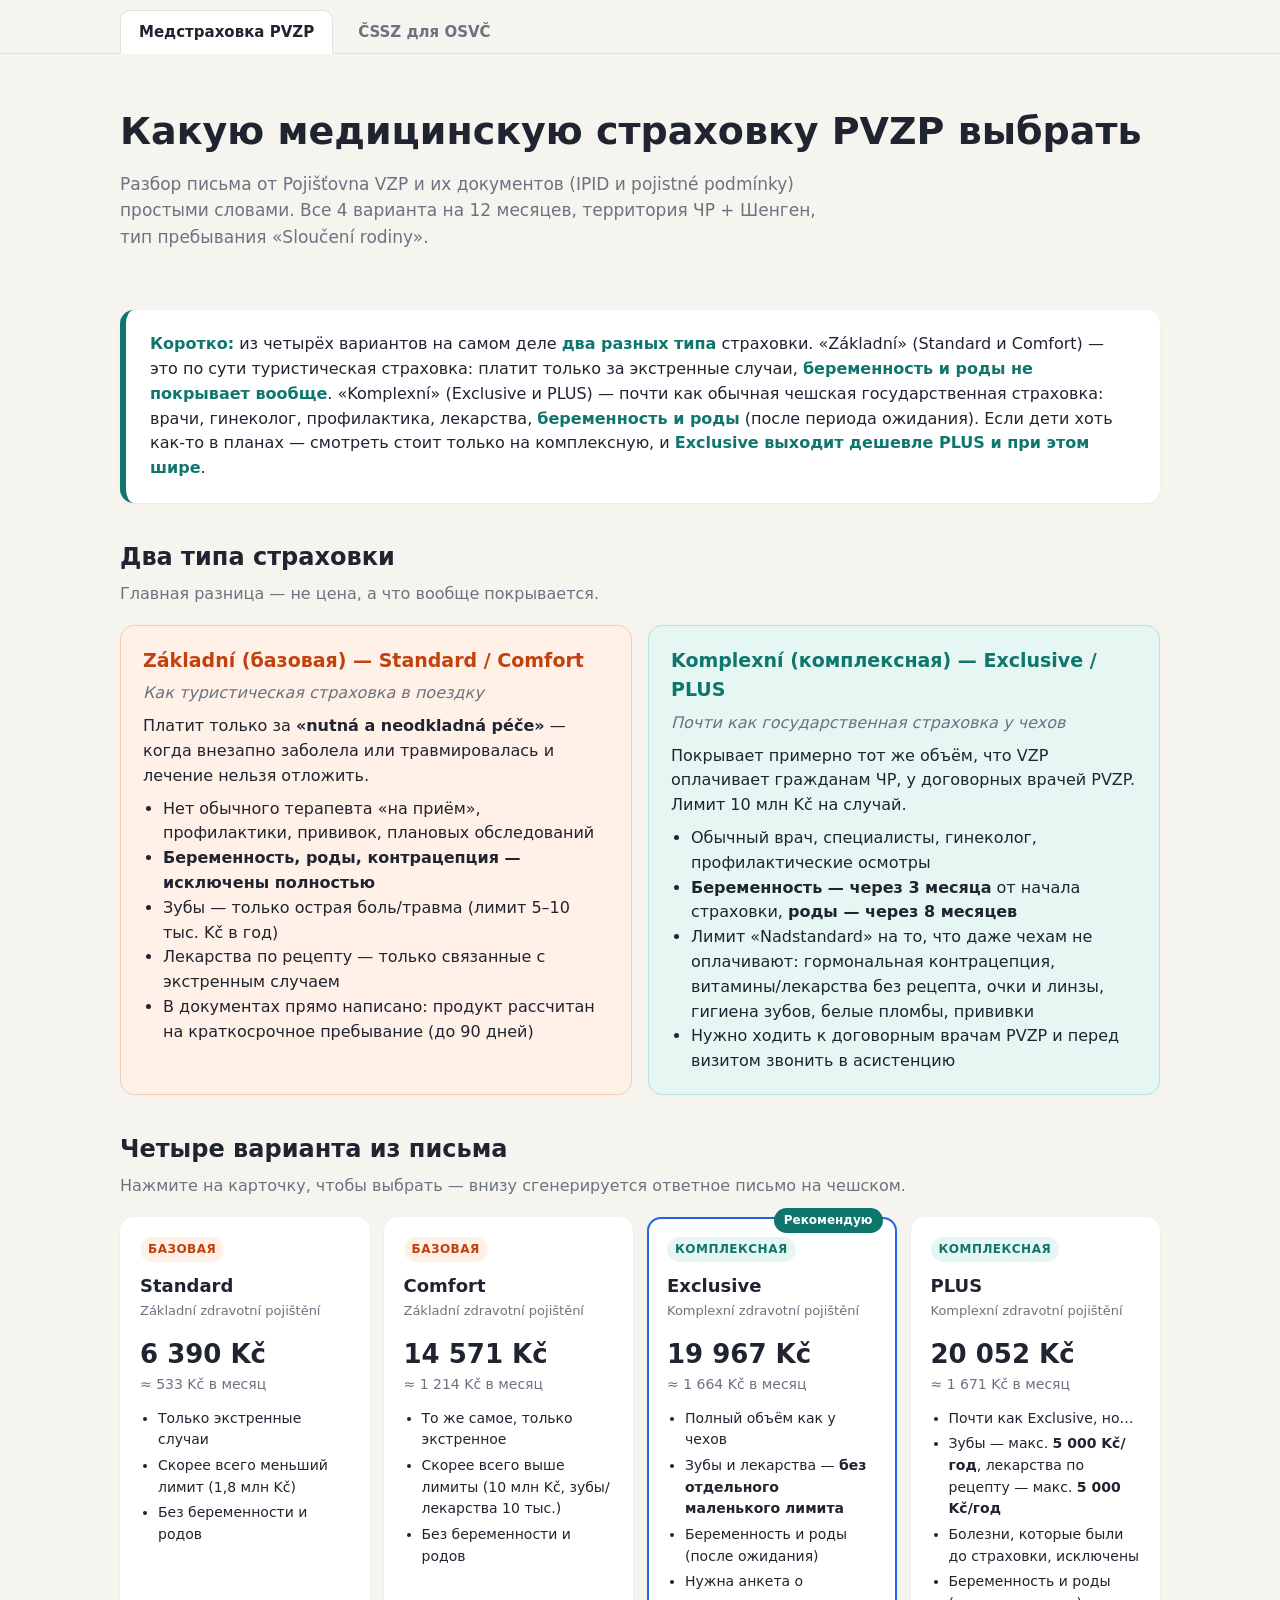
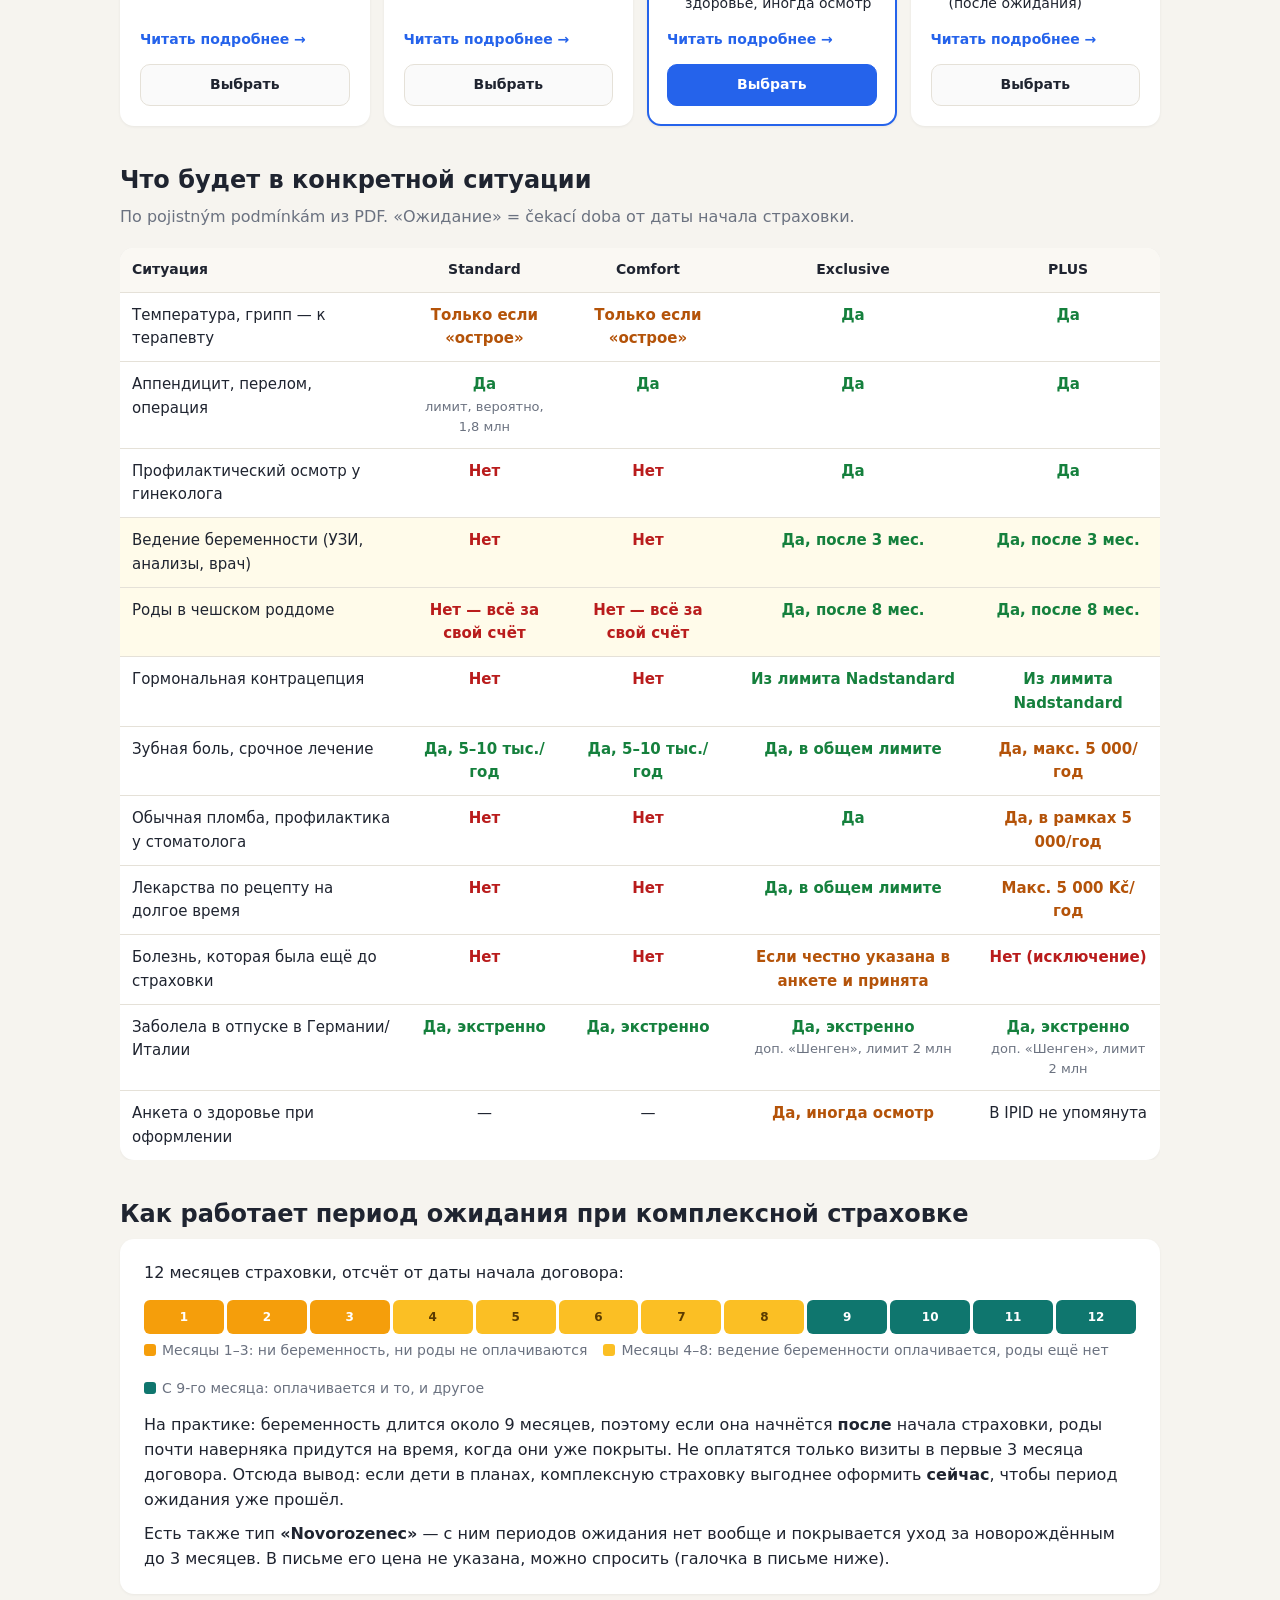
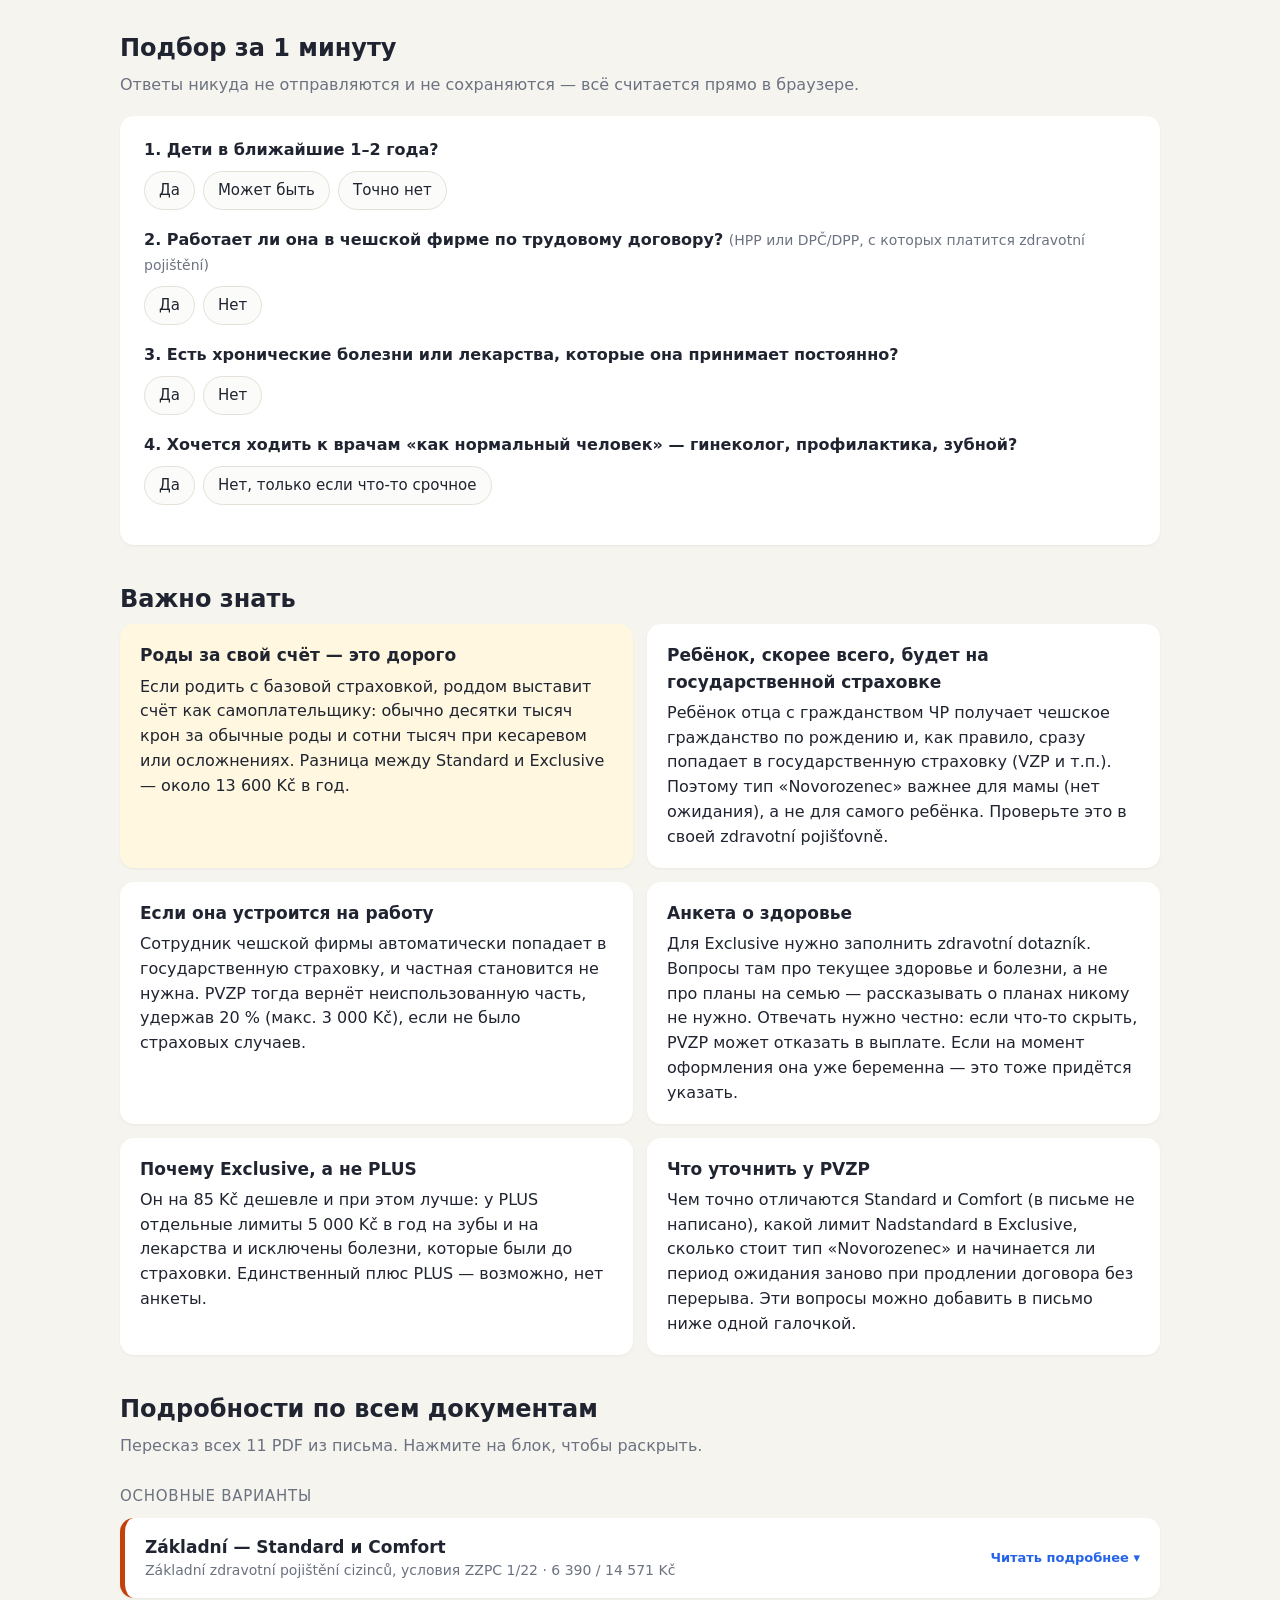
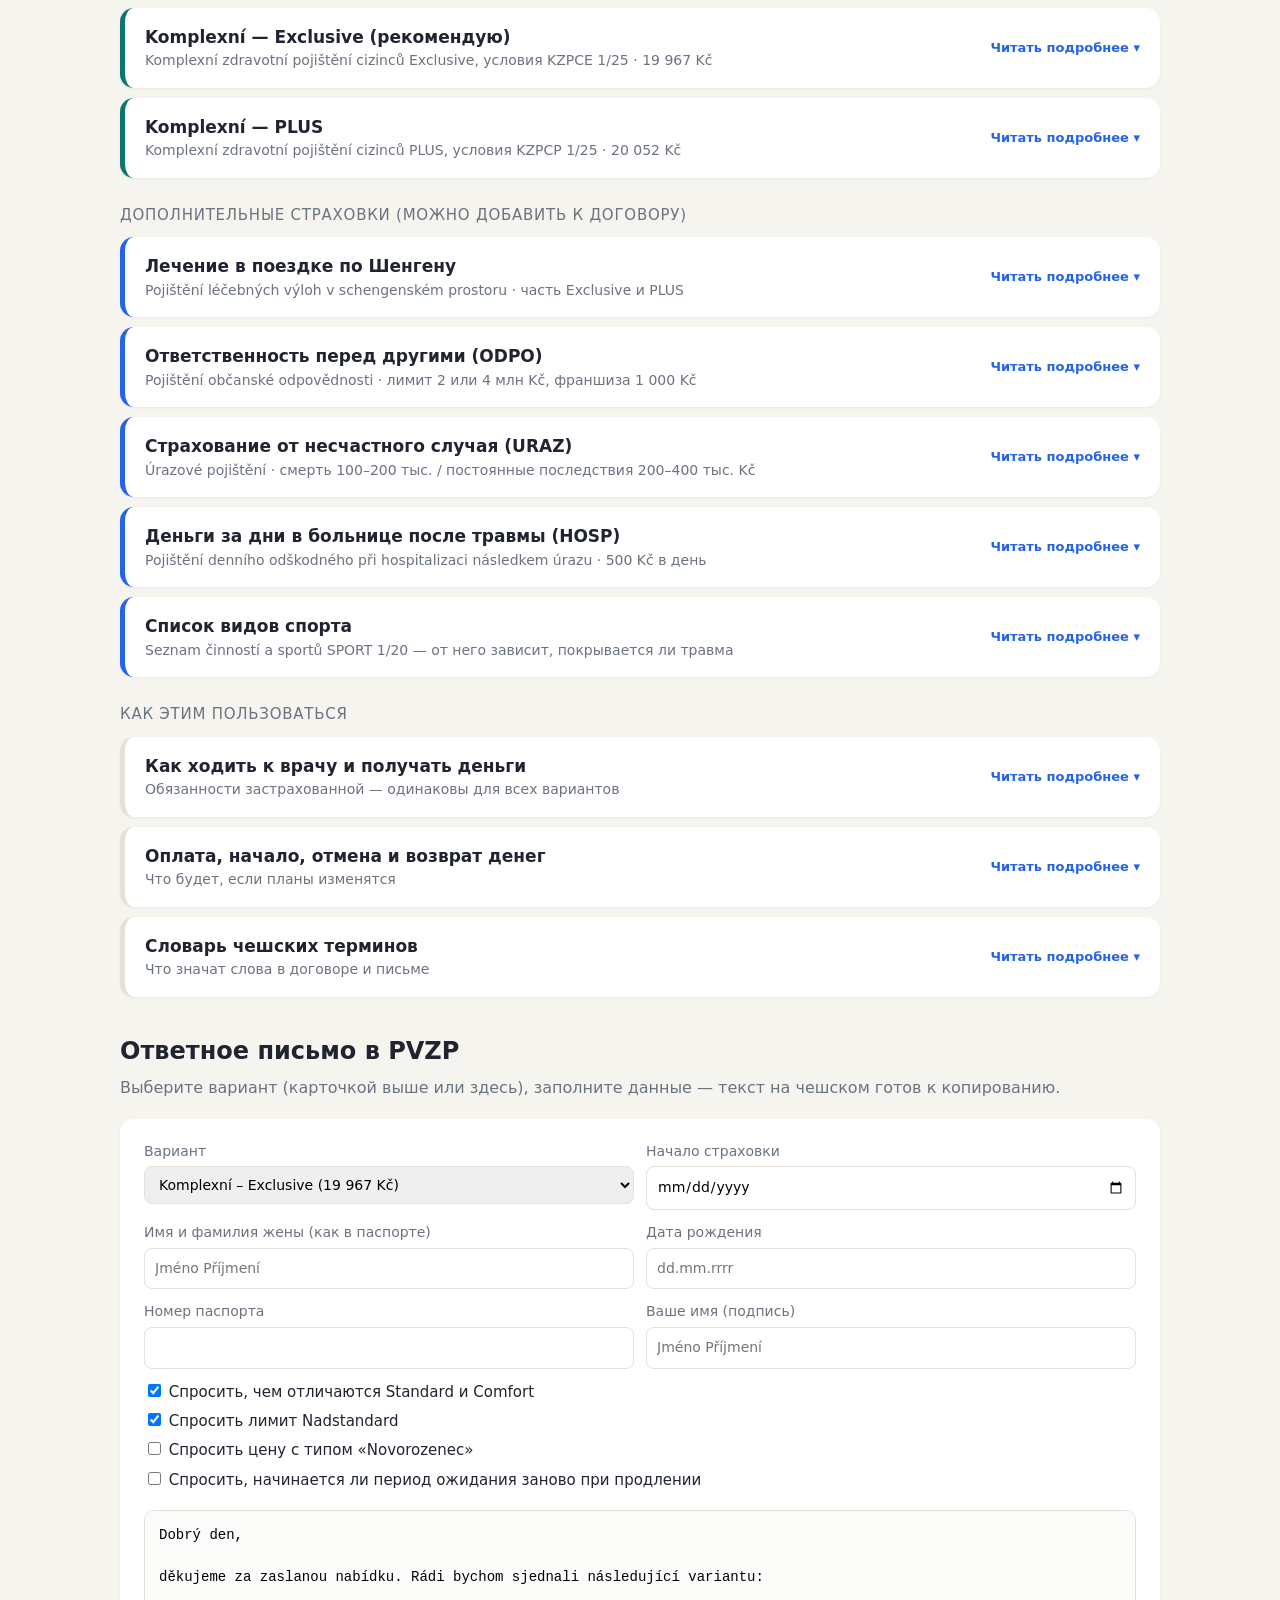
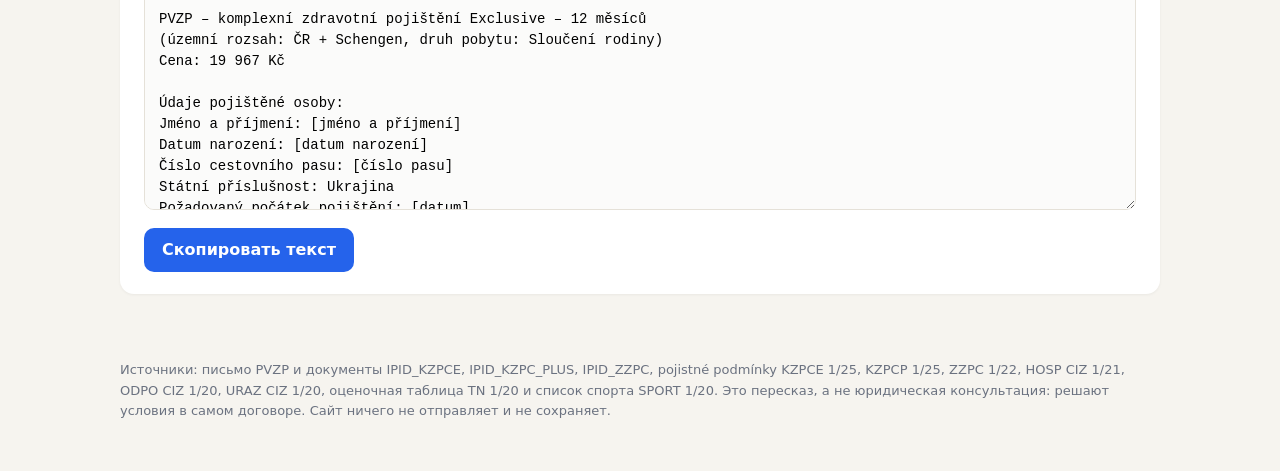
<file: index.html>
<!DOCTYPE html>
<html lang="ru">
<head>
<meta charset="UTF-8">
<meta name="viewport" content="width=device-width, initial-scale=1">
<title>Какую страховку PVZP выбрать</title>
<link rel="stylesheet" href="style.css?v=4">
</head>
<body>
<nav class="tabs"><div class="wrap">
  <a href="index.html" class="on">Медстраховка PVZP</a>
  <a href="cssz.html">ČSSZ для OSVČ</a>
</div></nav>
<div class="wrap">

<header>
  <h1>Какую медицинскую страховку PVZP выбрать</h1>
  <p>Разбор письма от Pojišťovna VZP и их документов (IPID и pojistné podmínky) простыми словами.
     Все 4 варианта на 12 месяцев, территория ЧР + Шенген, тип пребывания «Sloučení rodiny».</p>
</header>

<section>
  <div class="tldr">
    <b>Коротко:</b> из четырёх вариантов на самом деле <b>два разных типа</b> страховки.
    «Základní» (Standard и Comfort) — это по сути туристическая страховка: платит только за экстренные случаи,
    <b>беременность и роды не покрывает вообще</b>. «Komplexní» (Exclusive и PLUS) — почти как обычная чешская
    государственная страховка: врачи, гинеколог, профилактика, лекарства, <b>беременность и роды</b>
    (после периода ожидания). Если дети хоть как‑то в планах — смотреть стоит только на комплексную,
    и <b>Exclusive выходит дешевле PLUS и при этом шире</b>.
  </div>
</section>

<section>
  <h2>Два типа страховки</h2>
  <p class="sub">Главная разница — не цена, а что вообще покрывается.</p>
  <div class="families">
    <div class="family basic">
      <h3>Základní (базовая) — Standard / Comfort</h3>
      <div class="analogy">Как туристическая страховка в поездку</div>
      Платит только за <b>«nutná a neodkladná péče»</b> — когда внезапно заболела или травмировалась и лечение нельзя отложить.
      <ul>
        <li>Нет обычного терапевта «на приём», профилактики, прививок, плановых обследований</li>
        <li><b>Беременность, роды, контрацепция — исключены полностью</b></li>
        <li>Зубы — только острая боль/травма (лимит 5–10 тыс. Kč в год)</li>
        <li>Лекарства по рецепту — только связанные с экстренным случаем</li>
        <li>В документах прямо написано: продукт рассчитан на краткосрочное пребывание (до 90 дней)</li>
      </ul>
    </div>
    <div class="family full">
      <h3>Komplexní (комплексная) — Exclusive / PLUS</h3>
      <div class="analogy">Почти как государственная страховка у чехов</div>
      Покрывает примерно тот же объём, что VZP оплачивает гражданам ЧР, у договорных врачей PVZP. Лимит 10 млн Kč на случай.
      <ul>
        <li>Обычный врач, специалисты, гинеколог, профилактические осмотры</li>
        <li><b>Беременность — через 3 месяца</b> от начала страховки, <b>роды — через 8 месяцев</b></li>
        <li>Лимит «Nadstandard» на то, что даже чехам не оплачивают: гормональная контрацепция, витамины/лекарства без рецепта, очки и линзы, гигиена зубов, белые пломбы, прививки</li>
        <li>Нужно ходить к договорным врачам PVZP и перед визитом звонить в асистенцию</li>
      </ul>
    </div>
  </div>
</section>

<section>
  <h2>Четыре варианта из письма</h2>
  <p class="sub">Нажмите на карточку, чтобы выбрать — внизу сгенерируется ответное письмо на чешском.</p>
  <div class="plans" id="plans">
    <div class="plan basic" data-id="standard">
      <span class="tag">Базовая</span>
      <h3>Standard</h3>
      <div class="cz">Základní zdravotní pojištění</div>
      <div class="price">6 390 Kč</div>
      <div class="month">≈ 533 Kč в месяц</div>
      <ul>
        <li>Только экстренные случаи</li>
        <li>Скорее всего меньший лимит (1,8 млн Kč)</li>
        <li>Без беременности и родов</li>
      </ul>
      <a class="more" href="#d-zzpc">Читать подробнее →</a>
      <div class="pick">Выбрать</div>
    </div>
    <div class="plan basic" data-id="comfort">
      <span class="tag">Базовая</span>
      <h3>Comfort</h3>
      <div class="cz">Základní zdravotní pojištění</div>
      <div class="price">14 571 Kč</div>
      <div class="month">≈ 1 214 Kč в месяц</div>
      <ul>
        <li>То же самое, только экстренное</li>
        <li>Скорее всего выше лимиты (10 млн Kč, зубы/лекарства 10 тыс.)</li>
        <li>Без беременности и родов</li>
      </ul>
      <a class="more" href="#d-zzpc">Читать подробнее →</a>
      <div class="pick">Выбрать</div>
    </div>
    <div class="plan full" data-id="exclusive">
      <span class="badge">Рекомендую</span>
      <span class="tag">Комплексная</span>
      <h3>Exclusive</h3>
      <div class="cz">Komplexní zdravotní pojištění</div>
      <div class="price">19 967 Kč</div>
      <div class="month">≈ 1 664 Kč в месяц</div>
      <ul>
        <li>Полный объём как у чехов</li>
        <li>Зубы и лекарства — <b>без отдельного маленького лимита</b></li>
        <li>Беременность и роды (после ожидания)</li>
        <li>Нужна анкета о здоровье, иногда осмотр</li>
      </ul>
      <a class="more" href="#d-exclusive">Читать подробнее →</a>
      <div class="pick">Выбрать</div>
    </div>
    <div class="plan full" data-id="plus">
      <span class="tag">Комплексная</span>
      <h3>PLUS</h3>
      <div class="cz">Komplexní zdravotní pojištění</div>
      <div class="price">20 052 Kč</div>
      <div class="month">≈ 1 671 Kč в месяц</div>
      <ul>
        <li>Почти как Exclusive, но…</li>
        <li>Зубы — макс. <b>5 000 Kč/год</b>, лекарства по рецепту — макс. <b>5 000 Kč/год</b></li>
        <li>Болезни, которые были до страховки, исключены</li>
        <li>Беременность и роды (после ожидания)</li>
      </ul>
      <a class="more" href="#d-plus">Читать подробнее →</a>
      <div class="pick">Выбрать</div>
    </div>
  </div>
</section>

<section>
  <h2>Что будет в конкретной ситуации</h2>
  <p class="sub">По pojistným podmínkám из PDF. «Ожидание» = čekací doba от даты начала страховки.</p>
  <div class="scroll">
  <table>
    <thead>
      <tr>
        <th>Ситуация</th>
        <th class="c">Standard</th>
        <th class="c">Comfort</th>
        <th class="c">Exclusive</th>
        <th class="c">PLUS</th>
      </tr>
    </thead>
    <tbody>
      <tr><td>Температура, грипп — к терапевту</td>
        <td class="c m">Только если «острое»</td><td class="c m">Только если «острое»</td><td class="c y">Да</td><td class="c y">Да</td></tr>
      <tr><td>Аппендицит, перелом, операция</td>
        <td class="c y">Да<span class="small">лимит, вероятно, 1,8 млн</span></td><td class="c y">Да</td><td class="c y">Да</td><td class="c y">Да</td></tr>
      <tr><td>Профилактический осмотр у гинеколога</td>
        <td class="c n">Нет</td><td class="c n">Нет</td><td class="c y">Да</td><td class="c y">Да</td></tr>
      <tr class="hl"><td>Ведение беременности (УЗИ, анализы, врач)</td>
        <td class="c n">Нет</td><td class="c n">Нет</td><td class="c y">Да, после 3 мес.</td><td class="c y">Да, после 3 мес.</td></tr>
      <tr class="hl"><td>Роды в чешском роддоме</td>
        <td class="c n">Нет — всё за свой счёт</td><td class="c n">Нет — всё за свой счёт</td><td class="c y">Да, после 8 мес.</td><td class="c y">Да, после 8 мес.</td></tr>
      <tr><td>Гормональная контрацепция</td>
        <td class="c n">Нет</td><td class="c n">Нет</td><td class="c y">Из лимита Nadstandard</td><td class="c y">Из лимита Nadstandard</td></tr>
      <tr><td>Зубная боль, срочное лечение</td>
        <td class="c y">Да, 5–10 тыс./год</td><td class="c y">Да, 5–10 тыс./год</td><td class="c y">Да, в общем лимите</td><td class="c m">Да, макс. 5 000/год</td></tr>
      <tr><td>Обычная пломба, профилактика у стоматолога</td>
        <td class="c n">Нет</td><td class="c n">Нет</td><td class="c y">Да</td><td class="c m">Да, в рамках 5 000/год</td></tr>
      <tr><td>Лекарства по рецепту на долгое время</td>
        <td class="c n">Нет</td><td class="c n">Нет</td><td class="c y">Да, в общем лимите</td><td class="c m">Макс. 5 000 Kč/год</td></tr>
      <tr><td>Болезнь, которая была ещё до страховки</td>
        <td class="c n">Нет</td><td class="c n">Нет</td><td class="c m">Если честно указана в анкете и принята</td><td class="c n">Нет (исключение)</td></tr>
      <tr><td>Заболела в отпуске в Германии/Италии</td>
        <td class="c y">Да, экстренно</td><td class="c y">Да, экстренно</td><td class="c y">Да, экстренно<span class="small">доп. «Шенген», лимит 2 млн</span></td><td class="c y">Да, экстренно<span class="small">доп. «Шенген», лимит 2 млн</span></td></tr>
      <tr><td>Анкета о здоровье при оформлении</td>
        <td class="c">—</td><td class="c">—</td><td class="c m">Да, иногда осмотр</td><td class="c">В IPID не упомянута</td></tr>
    </tbody>
  </table>
  </div>
</section>

<section>
  <h2>Как работает период ожидания при комплексной страховке</h2>
  <div class="timeline">
    12 месяцев страховки, отсчёт от даты начала договора:
    <div class="bar">
      <div class="w1">1</div><div class="w1">2</div><div class="w1">3</div>
      <div class="w2">4</div><div class="w2">5</div><div class="w2">6</div><div class="w2">7</div><div class="w2">8</div>
      <div class="ok">9</div><div class="ok">10</div><div class="ok">11</div><div class="ok">12</div>
    </div>
    <div class="legend">
      <span><i style="background:#f59e0b"></i>Месяцы 1–3: ни беременность, ни роды не оплачиваются</span>
      <span><i style="background:#fbbf24"></i>Месяцы 4–8: ведение беременности оплачивается, роды ещё нет</span>
      <span><i style="background:#0f766e"></i>С 9-го месяца: оплачивается и то, и другое</span>
    </div>
    <p style="margin:14px 0 0">
      На практике: беременность длится около 9 месяцев, поэтому если она начнётся <b>после</b> начала страховки,
      роды почти наверняка придутся на время, когда они уже покрыты. Не оплатятся только визиты в первые 3 месяца договора.
      Отсюда вывод: если дети в планах, комплексную страховку выгоднее оформить <b>сейчас</b>, чтобы период ожидания уже прошёл.
    </p>
    <p style="margin:10px 0 0">
      Есть также тип <b>«Novorozenec»</b> — с ним периодов ожидания нет вообще и покрывается уход за новорождённым до 3 месяцев.
      В письме его цена не указана, можно спросить (галочка в письме ниже).
    </p>
  </div>
</section>

<section>
  <h2>Подбор за 1 минуту</h2>
  <p class="sub">Ответы никуда не отправляются и не сохраняются — всё считается прямо в браузере.</p>
  <div class="quiz" id="quiz">
    <div class="q">
      <p>1. Дети в ближайшие 1–2 года?</p>
      <div class="opts">
        <label><input type="radio" name="kids" value="yes"><span>Да</span></label>
        <label><input type="radio" name="kids" value="maybe"><span>Может быть</span></label>
        <label><input type="radio" name="kids" value="no"><span>Точно нет</span></label>
      </div>
    </div>
    <div class="q">
      <p>2. Работает ли она в чешской фирме по трудовому договору? <span class="hint">(HPP или DPČ/DPP, с которых платится zdravotní pojištění)</span></p>
      <div class="opts">
        <label><input type="radio" name="job" value="yes"><span>Да</span></label>
        <label><input type="radio" name="job" value="no"><span>Нет</span></label>
      </div>
    </div>
    <div class="q">
      <p>3. Есть хронические болезни или лекарства, которые она принимает постоянно?</p>
      <div class="opts">
        <label><input type="radio" name="chronic" value="yes"><span>Да</span></label>
        <label><input type="radio" name="chronic" value="no"><span>Нет</span></label>
      </div>
    </div>
    <div class="q">
      <p>4. Хочется ходить к врачам «как нормальный человек» — гинеколог, профилактика, зубной?</p>
      <div class="opts">
        <label><input type="radio" name="doctor" value="yes"><span>Да</span></label>
        <label><input type="radio" name="doctor" value="no"><span>Нет, только если что‑то срочное</span></label>
      </div>
    </div>
    <div class="result" id="result"></div>
  </div>
</section>

<section>
  <h2>Важно знать</h2>
  <div class="notes">
    <div class="note warn">
      <h3>Роды за свой счёт — это дорого</h3>
      <p>Если родить с базовой страховкой, роддом выставит счёт как самоплательщику: обычно десятки тысяч крон
         за обычные роды и сотни тысяч при кесаревом или осложнениях. Разница между Standard и Exclusive — около 13 600 Kč в год.</p>
    </div>
    <div class="note">
      <h3>Ребёнок, скорее всего, будет на государственной страховке</h3>
      <p>Ребёнок отца с гражданством ЧР получает чешское гражданство по рождению и, как правило, сразу попадает
         в государственную страховку (VZP и т.п.). Поэтому тип «Novorozenec» важнее для мамы (нет ожидания),
         а не для самого ребёнка. Проверьте это в своей zdravotní pojišťovně.</p>
    </div>
    <div class="note">
      <h3>Если она устроится на работу</h3>
      <p>Сотрудник чешской фирмы автоматически попадает в государственную страховку, и частная становится не нужна.
         PVZP тогда вернёт неиспользованную часть, удержав 20 % (макс. 3 000 Kč), если не было страховых случаев.</p>
    </div>
    <div class="note">
      <h3>Анкета о здоровье</h3>
      <p>Для Exclusive нужно заполнить zdravotní dotazník. Вопросы там про текущее здоровье и болезни, а не про планы на семью —
         рассказывать о планах никому не нужно. Отвечать нужно честно: если что‑то скрыть, PVZP может отказать в выплате.
         Если на момент оформления она уже беременна — это тоже придётся указать.</p>
    </div>
    <div class="note">
      <h3>Почему Exclusive, а не PLUS</h3>
      <p>Он на 85 Kč дешевле и при этом лучше: у PLUS отдельные лимиты 5 000 Kč в год на зубы и на лекарства
         и исключены болезни, которые были до страховки. Единственный плюс PLUS — возможно, нет анкеты.</p>
    </div>
    <div class="note">
      <h3>Что уточнить у PVZP</h3>
      <p>Чем точно отличаются Standard и Comfort (в письме не написано), какой лимит Nadstandard в Exclusive,
         сколько стоит тип «Novorozenec» и начинается ли период ожидания заново при продлении договора без перерыва.
         Эти вопросы можно добавить в письмо ниже одной галочкой.</p>
    </div>
  </div>
</section>

<section id="details">
  <h2>Подробности по всем документам</h2>
  <p class="sub">Пересказ всех 11 PDF из письма. Нажмите на блок, чтобы раскрыть.</p>

  <div class="group-title">Основные варианты</div>

  <details class="acc basic" id="d-zzpc">
    <summary><span>Základní — Standard и Comfort<span class="s">Základní zdravotní pojištění cizinců, условия ZZPC 1/22 · 6 390 / 14 571 Kč</span></span></summary>
    <div class="body">
      <h4>Для чего этот продукт</h4>
      <p>По документам он «určen pro případ náhlého onemocnění nebo úrazu» и рассчитан на краткосрочное пребывание в ЧР (до 90 дней).
         По сути это туристическая страховка, но MV ČR её принимает, раз PVZP предлагает её для «Sloučení rodiny».</p>

      <h4>Что оплачивается</h4>
      <ul>
        <li><b>Nutná a neodkladná péče</b>: обследование для диагноза, необходимое лечение, госпитализация в многоместной палате, срочная операция, транспорт до больницы и обратно</li>
        <li>Неотложная стоматология: только чтобы снять внезапную боль или лечить травму</li>
        <li>Лекарства по рецепту, но только связанные с экстренным случаем и только если рецепт дороже 100 Kč</li>
        <li>Репатриация на Украину, если позволяет состояние и согласен врач, а также перевозка тела в случае смерти</li>
        <li>Асистенция 24/7: подскажет врача, запишет на приём, гарантирует оплату больнице</li>
      </ul>

      <h4>Лимиты</h4>
      <table>
        <tr><th></th><th>Вариант пониже</th><th>Вариант повыше</th></tr>
        <tr><td>Лечение, репатриация, перевозка (на один случай)</td><td>1 800 000 Kč</td><td>10 000 000 Kč</td></tr>
        <tr><td>Зубы (в год)</td><td>5 000 Kč</td><td>10 000 Kč</td></tr>
        <tr><td>Лекарства по рецепту (в год)</td><td>5 000 Kč</td><td>10 000 Kč</td></tr>
      </table>
      <p>В документах есть только эти две пары лимитов. Скорее всего, Standard — нижняя, а Comfort — верхняя, но в письме это не сказано: лучше уточнить у PVZP.</p>

      <h4>Что НЕ оплачивается (главное)</h4>
      <ul>
        <li><b>Всё, что связано с беременностью и родами</b>, а также обследования ради контрацепции и сама контрацепция</li>
        <li>Профилактические осмотры, прививки, контрольные обследования</li>
        <li>Лечение, которое «можно отложить до возвращения на родину»</li>
        <li>Обычная стоматология, протезы, брекеты</li>
        <li>Болезни, которые были или проявлялись ещё до заключения договора</li>
        <li>Психолог и психотерапия, реабилитация, физиотерапия, лечение в санатории</li>
        <li>Гепатиты, ЗППП, ВИЧ (с момента диагноза)</li>
        <li>Очки, линзы, слуховые аппараты</li>
        <li>Доплаты за лекарства и регуляционные сборы</li>
        <li>Случаи под алкоголем или наркотиками (кроме травм), профессиональный, экстремальный и «нестрахуемый» спорт</li>
        <li>Всё, что произошло на Украине (в стране паспорта)</li>
      </ul>

      <h4>Территория</h4>
      <p>Шенген и транзитные страны по дороге. Чехия тоже входит.</p>

      <h4>Тип по спорту</h4>
      <p>В условиях «Standard» означает тип, в который включены обычные виды спорта (см. список спорта ниже). Есть ещё тип «Nebezpečné sporty» с опасными видами за доплату.</p>

      <h4>Возврат денег при досрочном прекращении</h4>
      <p>При отказе от договора PVZP вернёт неиспользованную часть, удержав административные расходы (20 %) и уже выплаченное. Если договор прекратился из-за страхового случая, деньги не возвращаются совсем.</p>

      <p class="src">Источник: PVZP_IPID_ZZPC_cz.pdf, PVZP_webHiffZzpc_VPP_cz.pdf (статьи 5–7, 13).</p>
    </div>
  </details>

  <details class="acc full" id="d-exclusive">
    <summary><span>Komplexní — Exclusive (рекомендую)<span class="s">Komplexní zdravotní pojištění cizinců Exclusive, условия KZPCE 1/25 · 19 967 Kč</span></span></summary>
    <div class="body">
      <h4>Что это</h4>
      <p>Страховка для иностранцев, которые живут в ЧР долго. Покрывает медицину <b>в том же объёме, что государственная страховка оплачивает гражданам ЧР</b>, у договорных врачей PVZP, без оплаты на месте. В неё входят амбулаторное и стационарное лечение, диагностика, <b>профилактика</b>, диспансерное наблюдение, скорая и неотложка, лекарства, транспорт, репатриация, <b>беременность и роды</b>.</p>

      <h4>Лимиты</h4>
      <ul>
        <li><b>10 000 000 Kč на один случай</b>. В этот лимит входят и стоматология, и лекарства по рецепту — отдельного маленького лимита на них нет</li>
        <li>Лимит Nadstandard — сумма прописана в договоре (в письме её нет)</li>
        <li>По желанию: доп. лимит на необязательные прививки — 2 000 Kč за каждый месяц страховки</li>
      </ul>

      <h4>Nadstandard — что сверх обычного</h4>
      <p>Это оплачивается из отдельного лимита по чекам:</p>
      <ul>
        <li>Прививки, которые обычно не оплачиваются (например, от клещевого энцефалита)</li>
        <li>Лекарства и медтовары без рецепта из аптеки</li>
        <li><b>Гормональная контрацепция</b></li>
        <li>Очки, контактные линзы, слуховые аппараты</li>
        <li>Пластиковый лёгкий гипс</li>
        <li>Ходунки, инвалидные коляски</li>
        <li>Такси или дорога до врача (до 500 Kč за раз, нужна справка врача)</li>
        <li>Профилактические анализы и обследования, справки (для водительских прав, для спорта и т.п.)</li>
        <li>Гигиена зубов, белые пломбы</li>
        <li>Платная палата или питание в больнице</li>
      </ul>

      <h4>Беременность и роды</h4>
      <ul>
        <li>Период ожидания: <b>3 месяца на беременность</b>, <b>8 месяцев на роды</b> от даты начала договора</li>
        <li>Если взять тип «Novorozenec», периода ожидания нет, а ещё оплачивается уход за новорождённым сразу после родов (без перерыва госпитализации, максимум до 3 месяцев возраста)</li>
        <li>Есть также тип «Profesionální sporty» для профессиональных спортсменов (не ваш случай)</li>
      </ul>

      <h4>Что не оплачивается</h4>
      <ul>
        <li>То, что не оплачивает гражданам ЧР и государственная страховка (кроме Nadstandard)</li>
        <li>Лечение у недоговорного врача. Исключение — внезапное ухудшение с угрозой здоровью или жизни, и то только пока нельзя перейти к договорному</li>
        <li>Всё вне срока страховки</li>
      </ul>

      <h4>Анкета о здоровье</h4>
      <p>Нужно правдиво заполнить <b>Zdravotní dotazník</b>, иногда PVZP просит пройти осмотр. Если в анкете что-то скрыть, а потом лечение понадобится из-за болезни, которая была до договора, PVZP ничего не заплатит (ст. 9 п. 10).
         Зато, в отличие от PLUS, в условиях Exclusive <b>нет общего исключения «болезни до договора»</b>: что честно указано и принято, может покрываться.</p>

      <h4>Если госпитализация длится дольше договора</h4>
      <p>Лечение продолжается, пока не станет возможной репатриация.</p>

      <h4>Возврат денег</h4>
      <p>Если договор закончится раньше (окончание визы, переход в государственную страховку, отказ) и страховых случаев не было, PVZP вернёт неиспользованную часть минус 20 % (максимум 3 000 Kč) и минус то, что вы «перерасходовали» из Nadstandard.</p>

      <p class="src">Источник: PVZP_IPID_KZPCE_cz.pdf, PVZP_webHiffKzpcE_VPP_cz.pdf (раздел A ст. 9–10, раздел B ст. 3–4).</p>
    </div>
  </details>

  <details class="acc full" id="d-plus">
    <summary><span>Komplexní — PLUS<span class="s">Komplexní zdravotní pojištění cizinců PLUS, условия KZPCP 1/25 · 20 052 Kč</span></span></summary>
    <div class="body">
      <h4>Чем похож на Exclusive</h4>
      <p>Та же основа: медицина у договорных врачей в объёме государственной страховки, лимит 10 млн Kč на случай, тот же список Nadstandard, те же периоды ожидания (3 и 8 месяцев) и тот же тип «Novorozenec».</p>

      <h4>Чем хуже Exclusive</h4>
      <table>
        <tr><th></th><th>Exclusive</th><th>PLUS</th></tr>
        <tr><td>Стоматология</td><td>в общем лимите 10 млн</td><td><b>макс. 5 000 Kč в год</b>, только острая боль, травма и профилактический осмотр</td></tr>
        <tr><td>Лекарства по рецепту</td><td>в общем лимите 10 млн</td><td><b>макс. 5 000 Kč в год</b></td></tr>
        <tr><td>Болезни, которые были до договора</td><td>по анкете</td><td><b>исключены</b></td></tr>
        <tr><td>Доплаты за лекарства, регуляционные сборы</td><td>не исключены явно</td><td><b>исключены</b></td></tr>
        <tr><td>Цена</td><td>19 967 Kč</td><td>20 052 Kč</td></tr>
      </table>

      <h4>Отдельный список исключений PLUS</h4>
      <ul>
        <li>Санаторий, гомеопатия, иглоукалывание</li>
        <li>Регуляционные сборы и доплаты</li>
        <li>Принудительное лечение</li>
        <li>Война, оружие, взрывчатка</li>
        <li>Беспорядки и преступления, алкоголь и наркотики (кроме травм)</li>
        <li>Обследования «по личному желанию»: косметика, прерывание беременности, бесплодие, контрацепция, справки</li>
        <li>Лекарства без рецепта или начатые до договора</li>
        <li>Необязательные прививки (если не докуплены)</li>
      </ul>
      <p>Важно: <b>на профилактику, диспансерное наблюдение и беременность с родами эти исключения не распространяются</b>.</p>

      <h4>Плюс PLUS</h4>
      <p>В IPID не упомянута анкета о здоровье. Если болезнь началась в поездке по Шенгену и требует продолжения лечения в ЧР, PLUS это явно покрывает (ст. 3 п. 3).</p>

      <p class="src">Источник: PVZP_IPID_KZPC_PLUS.pdf, PVZP_webHiffKzpc_VPP_cz.pdf (раздел B ст. 3–5).</p>
    </div>
  </details>

  <div class="group-title">Дополнительные страховки (можно добавить к договору)</div>

  <details class="acc addon">
    <summary><span>Лечение в поездке по Шенгену<span class="s">Pojištění léčebných výloh v schengenském prostoru · часть Exclusive и PLUS</span></span></summary>
    <div class="body">
      <p>Комплексная страховка сама действует только в Чехии. Эта допстраховка закрывает поездки в другие страны Шенгена. В письме указано «ČR + Schengen», так что, скорее всего, она уже включена в цену.</p>
      <ul>
        <li>Лимит <b>2 000 000 Kč на все случаи за весь срок</b>, из них стоматология — 10 000 Kč в год</li>
        <li>Только неотложная помощь: врач, операция, больница, лекарства до возвращения, транспорт, перевозка обратно в ЧР</li>
        <li>Обычный и рабочий отпуск, обычный спорт и опасный спорт из списка (без экстремального)</li>
        <li>Если застряли из-за стихии, забастовки, поломки транспорта или теракта — автоматически продлевается до 7 дней бесплатно</li>
        <li><b>Не оплачивается</b>: роды, в том числе преждевременные, послеродовой период, аборт, ЭКО, лечение бесплодия, наблюдение беременности и УЗИ, контрацепция, а также поездки ради лечения и то, что можно отложить до возвращения</li>
      </ul>
      <p>На поздних сроках беременности за границей лучше не рожать: такие роды эта страховка не покрывает.</p>
      <p class="src">Источник: раздел C в PVZP_webHiffKzpcE_VPP_cz.pdf и PVZP_webHiffKzpc_VPP_cz.pdf.</p>
    </div>
  </details>

  <details class="acc addon">
    <summary><span>Ответственность перед другими (ODPO)<span class="s">Pojištění občanské odpovědnosti · лимит 2 или 4 млн Kč, франшиза 1 000 Kč</span></span></summary>
    <div class="body">
      <p>Платит, если она случайно причинит вред чужим людям или их вещам: например, затопит соседей, собьёт кого-то на велосипеде, собака кого-то укусит.</p>
      <h4>Что покрывается</h4>
      <ul>
        <li>Быт: ведение хозяйства и бытовая техника</li>
        <li>Отдых, развлечения, спорт, включая соревнования и командные виды</li>
        <li>Пешеход, велосипедист (и электровелосипед до 250 W / 25 км/ч), верховая езда</li>
        <li>Домашние животные</li>
        <li>Маленькие лодки без регистрации, дроны без регистрации</li>
        <li>Ущерб <b>съёмной квартире</b>, но только от пожара, дыма, взрыва или протечки воды</li>
        <li>Компенсация за вред здоровью, моральный вред, ущерб вещам и животным, расходы на юриста и суд</li>
      </ul>
      <h4>Лимиты</h4>
      <p>2 000 000 или 4 000 000 Kč на один случай, за год — максимум двойной лимит. Франшиза 1 000 Kč: если ущерб меньше, ничего не выплачивается.</p>
      <h4>Что не покрывается</h4>
      <ul>
        <li>Вред членам семьи, которые живут вместе (то есть мужу)</li>
        <li>Машины, мотоциклы, водные скутеры, зарегистрированные лодки и дроны</li>
        <li>Ущерб работодателю или на работе</li>
        <li>Чужие вещи, которые взяты в пользование (кроме съёмного жилья при пожаре или воде)</li>
        <li>Умышленный вред, алкоголь или наркотики, штрафы</li>
        <li>Владение недвижимостью</li>
      </ul>
      <p class="src">Источник: PVZP_WebHiffKzpcE_ODPO_cz.pdf.</p>
    </div>
  </details>

  <details class="acc addon">
    <summary><span>Страхование от несчастного случая (URAZ)<span class="s">Úrazové pojištění · смерть 100–200 тыс. / постоянные последствия 200–400 тыс. Kč</span></span></summary>
    <div class="body">
      <p>Разовая выплата деньгами при серьёзной травме. На лечение эти деньги не идут — его оплачивает основная страховка.</p>
      <h4>Варианты сумм</h4>
      <table>
        <tr><th>Смерть от несчастного случая</th><th>Постоянные последствия травмы</th></tr>
        <tr><td>100 000 Kč</td><td>200 000 Kč</td></tr>
        <tr><td>150 000 Kč</td><td>300 000 Kč</td></tr>
        <tr><td>200 000 Kč</td><td>400 000 Kč</td></tr>
      </table>
      <h4>Как считается выплата</h4>
      <ul>
        <li>Постоянные последствия оценивают в процентах по таблице «Oceňovací tabulka TN» (отдельный PDF, около 290 видов травм). Например, мелкий дефект свода черепа — 5 %, тяжёлые неврологические нарушения — до 80 %</li>
        <li><b>Прогрессивная выплата</b>: при последствиях больше 25 % сумма удваивается, больше 50 % — утраивается, больше 75 % — учетверяется</li>
        <li>Обычно в первый год выплачивают, только если последствия уже окончательные. Иначе возможен аванс, а окончательная оценка — максимум через 3 года</li>
        <li>При смерти деньги получает указанный в договоре человек, если не указан — муж, дальше дети, родители, наследники</li>
      </ul>
      <h4>Что не считается травмой или урезается</h4>
      <ul>
        <li>Грыжи межпозвоночных дисков и боли в спине без перелома позвонка</li>
        <li>Травмы из-за болезни (эпилепсия, инфаркт, инсульт, диабет), «усталостные» переломы, надрывы от поднятия тяжестей</li>
        <li>Под алкоголем, а также при грубом нарушении ПДД выплата может быть урезана вдвое</li>
        <li>Только обычный спорт, без опасного и экстремального</li>
        <li>Если пропущен назначенный контроль у врача, выплаты нет</li>
      </ul>
      <p>Территория — Шенген, включая ЧР.</p>
      <p class="src">Источник: PVZP_WebHiffKzpcE_URAZ_cz.pdf, PVZP_WebHiffKzpcE_OTTN_cz.pdf.</p>
    </div>
  </details>

  <details class="acc addon">
    <summary><span>Деньги за дни в больнице после травмы (HOSP)<span class="s">Pojištění denního odškodného při hospitalizaci následkem úrazu · 500 Kč в день</span></span></summary>
    <div class="body">
      <ul>
        <li>За каждый день в больнице <b>из-за травмы</b> (не болезни и не родов) выплачивается 500 Kč наличными на счёт</li>
        <li>Считаются полные сутки; меньше 24 часов — ничего, первый и последний день считаются как один</li>
        <li>Максимум 365 дней за срок договора</li>
        <li>Выплата после выписки; если лежит больше 3 месяцев — можно попросить аванс</li>
        <li>Шенген, включая ЧР; только обычный спорт</li>
        <li>Не платят: алкоголь или наркотики, умышленный вред, психиатрия, санатории, косметические операции, травмы, которые были до договора</li>
      </ul>
      <p>Это скорее «приятный бонус», а не необходимость.</p>
      <p class="src">Источник: PVZP_WebHiffKzpcE_HOSP_cz.pdf.</p>
    </div>
  </details>

  <details class="acc addon">
    <summary><span>Список видов спорта<span class="s">Seznam činností a sportů SPORT 1/20 — от него зависит, покрывается ли травма</span></span></summary>
    <div class="body">
      <p>Все допстраховки и базовая страховка делят спорт на четыре группы. Примеры ниже — для точного списка откройте PDF (в нём таблица в 4 колонки).</p>
      <div class="cols3">
        <div><span class="pill ok">Без доплаты</span><br>
          Бег и марафон, плавание, йога, фитнес и спортзал, аэробика, зумба, танцы, велотуризм, горный велосипед (не спуск), коньки и ролики, лыжи и сноуборд по трассам, беговые лыжи, теннис, бадминтон, волейбол, футбол, баскетбол, туризм до 3 000 м, катание на лошадях, сапборд, снорклинг, водные лыжи, виндсерфинг, гольф, боулинг
        </div>
        <div><span class="pill dang">Опасные — нужна доплата</span><br>
          Боевые искусства (карате, дзюдо и т.п.), хоккей, регби, американский футбол, скалодром без страховки, горный бег, спуск на горном велосипеде, сноуборд-кросс, рафтинг III–IV, дайвинг с инструктором до 10 м, виа феррата A–C, треккинг до 5 000 м, квадроциклы и картинг, сёрфинг, вейкборд
        </div>
        <div><span class="pill ext">Экстремальные</span><br>
          Банджи-джампинг, каньонинг, кайтсёрфинг, параплан и прыжки с парашютом, бокс и MMA, мотокросс, скитур, сплав V, дайвинг без инструктора глубже 10 м, виа феррата D
        </div>
        <div><span class="pill none">Не страхуются вообще</span><br>
          Альпинизм, бейсджампинг, пещерный и подлёдный дайвинг, фрирайд, хели-ски, клифф-дайвинг, высокогорье выше 5 000 м, экспедиции в пустыню или джунгли, каскадёрство
        </div>
      </div>
      <p class="src">Источник: PVZP_WebHiffKzpcE_SPORT_cz.pdf. Колонки в PDF слились при чтении, поэтому распределение примеров приблизительное — для важного спорта проверьте сами.</p>
    </div>
  </details>

  <div class="group-title">Как этим пользоваться</div>

  <details class="acc">
    <summary><span>Как ходить к врачу и получать деньги<span class="s">Обязанности застрахованной — одинаковы для всех вариантов</span></span></summary>
    <div class="body">
      <ol>
        <li><b>Перед врачом позвонить в асистенцию</b> (телефон на карточке страхования) и делать, как скажут. Если состояние не позволяет — может позвонить муж</li>
        <li>У врача <b>сначала показать карточку застрахованного</b> (průkaz pojištěného)</li>
        <li>Ходить к <b>договорным врачам PVZP</b>. К другим — только в настоящей экстренной ситуации</li>
        <li>Если пришлось заплатить самой: забрать <b>оригиналы</b> чеков, счетов и рецептов, медицинские справки с диагнозом и сразу отправить их в PVZP вместе с формуляром</li>
        <li>Лекарства возмещаются по максимальной цене из списка VZP (cena MAX)</li>
        <li>Выполнять указания врача, не отказываться от осмотра у врача, которого назначила PVZP</li>
        <li>Срок выплаты: 15 дней после окончания проверки, проверка обычно до 3 месяцев</li>
      </ol>
    </div>
  </details>

  <details class="acc">
    <summary><span>Оплата, начало, отмена и возврат денег<span class="s">Что будет, если планы изменятся</span></span></summary>
    <div class="body">
      <ul>
        <li>Платится <b>сразу за весь срок</b> — наличными, картой или переводом</li>
        <li>Страховка начинается в 0:00 указанного дня, но <b>не раньше следующего дня после оплаты</b> или заключения договора</li>
        <li>Онлайн-договор (на расстоянии) можно отменить без причины в течение <b>14 дней</b></li>
        <li>В течение 2 месяцев после заключения можно расторгнуть с уведомлением за 8 дней</li>
        <li>После страхового случая — в течение 3 месяцев, с уведомлением за 1 месяц</li>
        <li>Страховка заканчивается сама, если в визе отказали или истёк её срок, при переходе в государственную страховку (нужно прислать копию карточки государственной страховки) или если не заплатили</li>
        <li>Отъезд из ЧР сам по себе страховку не прекращает</li>
        <li>При досрочном окончании нужно в течение 5 дней <b>вернуть карточку застрахованного</b></li>
        <li>Возврат в комплексной: неиспользованная часть минус 20 % (макс. 3 000 Kč) — только если не было страховых случаев</li>
        <li>Все изменения договора — только письменно, язык общения — чешский</li>
      </ul>
    </div>
  </details>

  <details class="acc">
    <summary><span>Словарь чешских терминов<span class="s">Что значат слова в договоре и письме</span></span></summary>
    <div class="body">
      <table>
        <tr><td><b>Pojistník</b></td><td>Тот, кто заключает договор и платит (например, муж)</td></tr>
        <tr><td><b>Pojištěný</b></td><td>Тот, кто застрахован (жена)</td></tr>
        <tr><td><b>Pojistná událost</b></td><td>Страховой случай</td></tr>
        <tr><td><b>Pojistné / pojistné plnění</b></td><td>Цена страховки / выплата по страховке</td></tr>
        <tr><td><b>Limit pojistného plnění</b></td><td>Максимальная сумма, которую заплатит страховая</td></tr>
        <tr><td><b>Čekací doba</b></td><td>Период ожидания, когда что-то ещё не покрывается</td></tr>
        <tr><td><b>Výluka</b></td><td>Исключение — то, что не оплачивается</td></tr>
        <tr><td><b>Spoluúčast</b></td><td>Франшиза — часть, которую платите сами</td></tr>
        <tr><td><b>Nutná a neodkladná péče</b></td><td>Срочная помощь, которую нельзя отложить</td></tr>
        <tr><td><b>Smluvní zdravotnické zařízení</b></td><td>Договорная клиника или врач страховой</td></tr>
        <tr><td><b>Asistenční služba</b></td><td>Горячая линия 24/7 страховой</td></tr>
        <tr><td><b>Průkaz pojištěného</b></td><td>Карточка застрахованного — показывать у врача</td></tr>
        <tr><td><b>Nadstandard</b></td><td>Доп. лимит на то, что не оплачивает даже государственная страховка</td></tr>
        <tr><td><b>Repatriace</b></td><td>Перевозка больного на родину</td></tr>
        <tr><td><b>Zdravotní dotazník</b></td><td>Анкета о здоровье</td></tr>
        <tr><td><b>Výpověď / odstoupení</b></td><td>Расторжение / отказ от договора</td></tr>
        <tr><td><b>Zánik pojistného zájmu</b></td><td>Страховка больше не нужна (например, визу отказали)</td></tr>
      </table>
    </div>
  </details>
</section>

<section>
  <h2>Ответное письмо в PVZP</h2>
  <p class="sub">Выберите вариант (карточкой выше или здесь), заполните данные — текст на чешском готов к копированию.</p>
  <div class="mail">
    <div class="row">
      <label class="f">Вариант
        <select id="mPlan">
          <option value="exclusive">Komplexní – Exclusive (19 967 Kč)</option>
          <option value="plus">Komplexní – PLUS (20 052 Kč)</option>
          <option value="comfort">Základní – Comfort (14 571 Kč)</option>
          <option value="standard">Základní – Standard (6 390 Kč)</option>
        </select>
      </label>
      <label class="f">Начало страховки
        <input type="date" id="mStart">
      </label>
    </div>
    <div class="row">
      <label class="f">Имя и фамилия жены (как в паспорте)
        <input type="text" id="mName" placeholder="Jméno Příjmení">
      </label>
      <label class="f">Дата рождения
        <input type="text" id="mBirth" placeholder="dd.mm.rrrr">
      </label>
    </div>
    <div class="row">
      <label class="f">Номер паспорта
        <input type="text" id="mPass" placeholder="">
      </label>
      <label class="f">Ваше имя (подпись)
        <input type="text" id="mSign" placeholder="Jméno Příjmení">
      </label>
    </div>
    <div class="checks">
      <label><input type="checkbox" id="qDiff" checked> Спросить, чем отличаются Standard и Comfort</label>
      <label><input type="checkbox" id="qNad" checked> Спросить лимит Nadstandard</label>
      <label><input type="checkbox" id="qNov"> Спросить цену с типом «Novorozenec»</label>
      <label><input type="checkbox" id="qWait"> Спросить, начинается ли период ожидания заново при продлении</label>
    </div>
    <textarea id="mText" readonly></textarea>
    <button id="copy">Скопировать текст</button>
    <span id="copied" style="margin-left:10px;color:var(--ok);display:none">Скопировано</span>
  </div>
</section>

<footer>
  Источники: письмо PVZP и документы IPID_KZPCE, IPID_KZPC_PLUS, IPID_ZZPC, pojistné podmínky KZPCE 1/25, KZPCP 1/25, ZZPC 1/22, HOSP CIZ 1/21, ODPO CIZ 1/20, URAZ CIZ 1/20, оценочная таблица TN 1/20 и список спорта SPORT 1/20.
  Это пересказ, а не юридическая консультация: решают условия в самом договоре. Сайт ничего не отправляет и не сохраняет.
</footer>

</div>

<script>
  const PLANS = {
    standard:  { cz: "PVZP – základní zdravotní pojištění Standard", price: "6 390 Kč" },
    comfort:   { cz: "PVZP – základní zdravotní pojištění Comfort", price: "14 571 Kč" },
    exclusive: { cz: "PVZP – komplexní zdravotní pojištění Exclusive", price: "19 967 Kč" },
    plus:      { cz: "PVZP – komplexní zdravotní pojištění PLUS", price: "20 052 Kč" },
  };

  const planCards = document.querySelectorAll(".plan");
  const mPlan = document.getElementById("mPlan");

  function selectPlan(id) {
    planCards.forEach(c => c.classList.toggle("selected", c.dataset.id === id));
    mPlan.value = id;
    buildMail();
  }
  planCards.forEach(c => c.addEventListener("click", () => selectPlan(c.dataset.id)));

  document.querySelectorAll(".plan .more").forEach(a => a.addEventListener("click", e => {
    e.preventDefault();
    e.stopPropagation();
    const d = document.querySelector(a.getAttribute("href"));
    d.open = true;
    d.scrollIntoView({ behavior: "smooth", block: "start" });
  }));
  mPlan.addEventListener("change", () => selectPlan(mPlan.value));

  function fmtDate(v) {
    if (!v) return "[datum]";
    const [y, m, d] = v.split("-");
    return `${d}.${m}.${y}`;
  }

  function buildMail() {
    const p = PLANS[mPlan.value];
    const v = id => document.getElementById(id).value.trim();
    const qs = [];
    if (document.getElementById("qDiff").checked) qs.push("Jaký je přesně rozdíl mezi variantami Standard a Comfort (limity plnění)?");
    if (document.getElementById("qNad").checked) qs.push("Jaká je výše limitu Nadstandard u zvolené varianty?");
    if (document.getElementById("qNov").checked) qs.push("Jaká by byla cena při sjednání typu pojištění „Novorozenec“?");
    if (document.getElementById("qWait").checked) qs.push("Pokud smlouvu po 12 měsících bez přerušení prodloužíme, začínají čekací doby běžet znovu?");

    let t = `Dobrý den,

děkujeme za zaslanou nabídku. Rádi bychom sjednali následující variantu:

${p.cz} – 12 měsíců
(územní rozsah: ČR + Schengen, druh pobytu: Sloučení rodiny)
Cena: ${p.price}

Údaje pojištěné osoby:
Jméno a příjmení: ${v("mName") || "[jméno a příjmení]"}
Datum narození: ${v("mBirth") || "[datum narození]"}
Číslo cestovního pasu: ${v("mPass") || "[číslo pasu]"}
Státní příslušnost: Ukrajina
Požadovaný počátek pojištění: ${fmtDate(document.getElementById("mStart").value)}
`;
    if (qs.length) {
      t += `\nZároveň bychom se rádi zeptali:\n` + qs.map((q, i) => `${i + 1}. ${q}`).join("\n") + "\n";
    }
    t += `
Prosím o zaslání dalšího postupu pro sjednání online.

Děkuji a přeji hezký den,
${v("mSign") || "[jméno]"}`;
    document.getElementById("mText").value = t;
  }

  document.querySelectorAll(".mail input, .mail select").forEach(el => {
    el.addEventListener("input", buildMail);
    el.addEventListener("change", buildMail);
  });

  document.getElementById("copy").addEventListener("click", async () => {
    const ta = document.getElementById("mText");
    try { await navigator.clipboard.writeText(ta.value); }
    catch { ta.select(); document.execCommand("copy"); }
    const s = document.getElementById("copied");
    s.style.display = "inline";
    setTimeout(() => s.style.display = "none", 1800);
  });

  const quiz = document.getElementById("quiz");
  const result = document.getElementById("result");
  quiz.addEventListener("change", () => {
    const get = n => (quiz.querySelector(`input[name="${n}"]:checked`) || {}).value;
    const kids = get("kids"), job = get("job"), chronic = get("chronic"), doctor = get("doctor");
    if (!kids || !job || !chronic || !doctor) return;

    let plan, title, why = [];

    if (job === "yes") {
      why.push("Если она оформлена по трудовому договору в чешской фирме, она, скорее всего, уже обязана быть в <b>государственной</b> страховке — тогда частная не нужна. Уточните у работодателя, прежде чем платить.");
    }

    if (kids !== "no" || doctor === "yes" || chronic === "yes") {
      plan = "exclusive";
      title = "Рекомендация: Komplexní Exclusive — 19 967 Kč";
      if (kids !== "no") why.push("Только комплексная страховка покрывает беременность и роды. Базовая не покрывает их совсем.");
      if (kids !== "no") why.push("Чем раньше начнётся договор, тем раньше пройдут 3 и 8 месяцев ожидания.");
      if (doctor === "yes") why.push("Обычный гинеколог, профилактика и стоматолог есть только в комплексной.");
      if (chronic === "yes") why.push("С хроническими болезнями PLUS не подходит — он их исключает. В Exclusive их нужно честно указать в анкете; PVZP может назначить осмотр.");
      why.push("Exclusive на 85 Kč дешевле PLUS и без лимитов 5 000 Kč на зубы и лекарства.");
    } else {
      plan = "comfort";
      title = "Можно обойтись базовой — Comfort (14 571 Kč) или Standard (6 390 Kč)";
      why.push("Если детей точно не планируете и к врачам ходить не нужно, базовая закроет экстренные случаи.");
      why.push("Comfort, судя по всему, — тот же продукт с большими лимитами. Спросите у PVZP, чем они отличаются, прежде чем доплачивать 8 000 Kč.");
      why.push("Но разница с Exclusive — всего около 5 400 Kč в год, а за неё вы получаете полноценную страховку.");
    }

    result.innerHTML = `<h3>${title}</h3><ul>${why.map(w => `<li>${w}</li>`).join("")}</ul>
      <button type="button" id="usePlan">Выбрать этот вариант</button>`;
    result.classList.add("show");
    document.getElementById("usePlan").onclick = () => {
      selectPlan(plan);
      document.getElementById("plans").scrollIntoView({ behavior: "smooth" });
    };
  });

  selectPlan("exclusive");
</script>
</body>
</html>
</file>
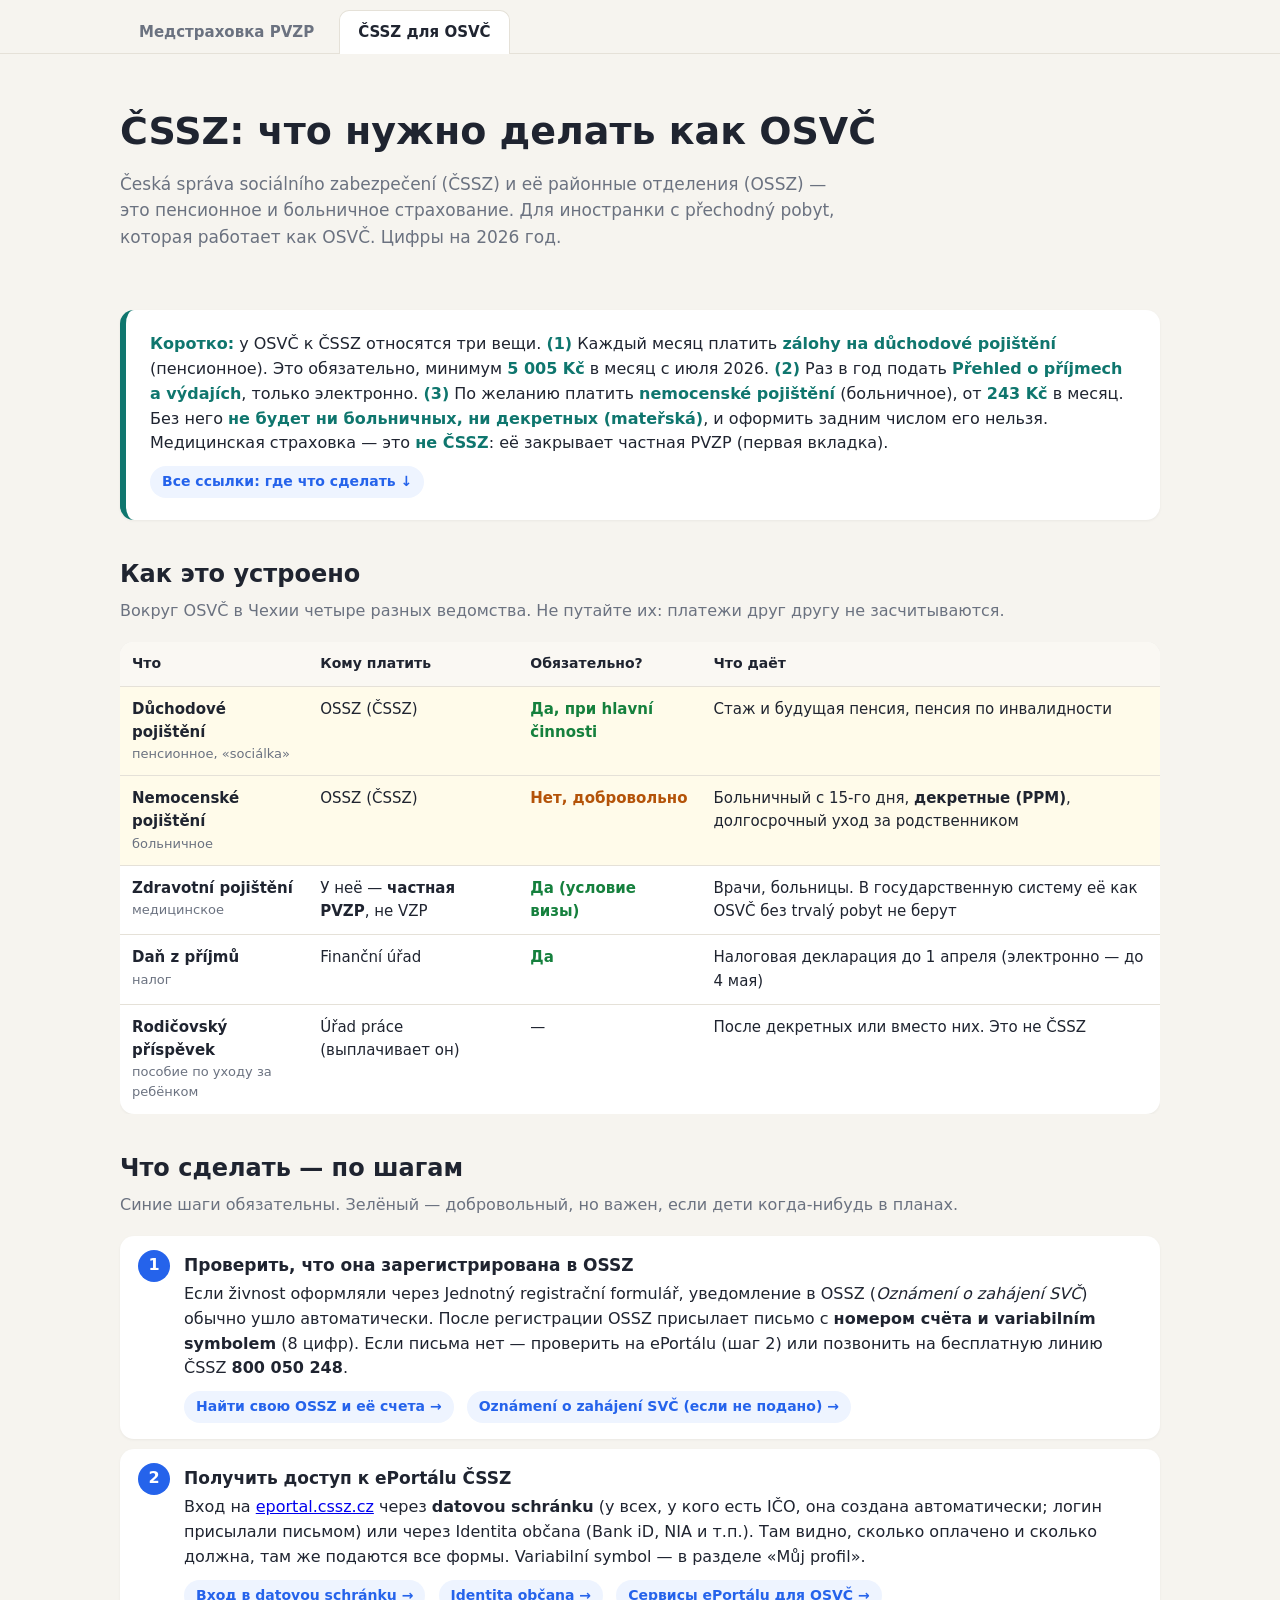
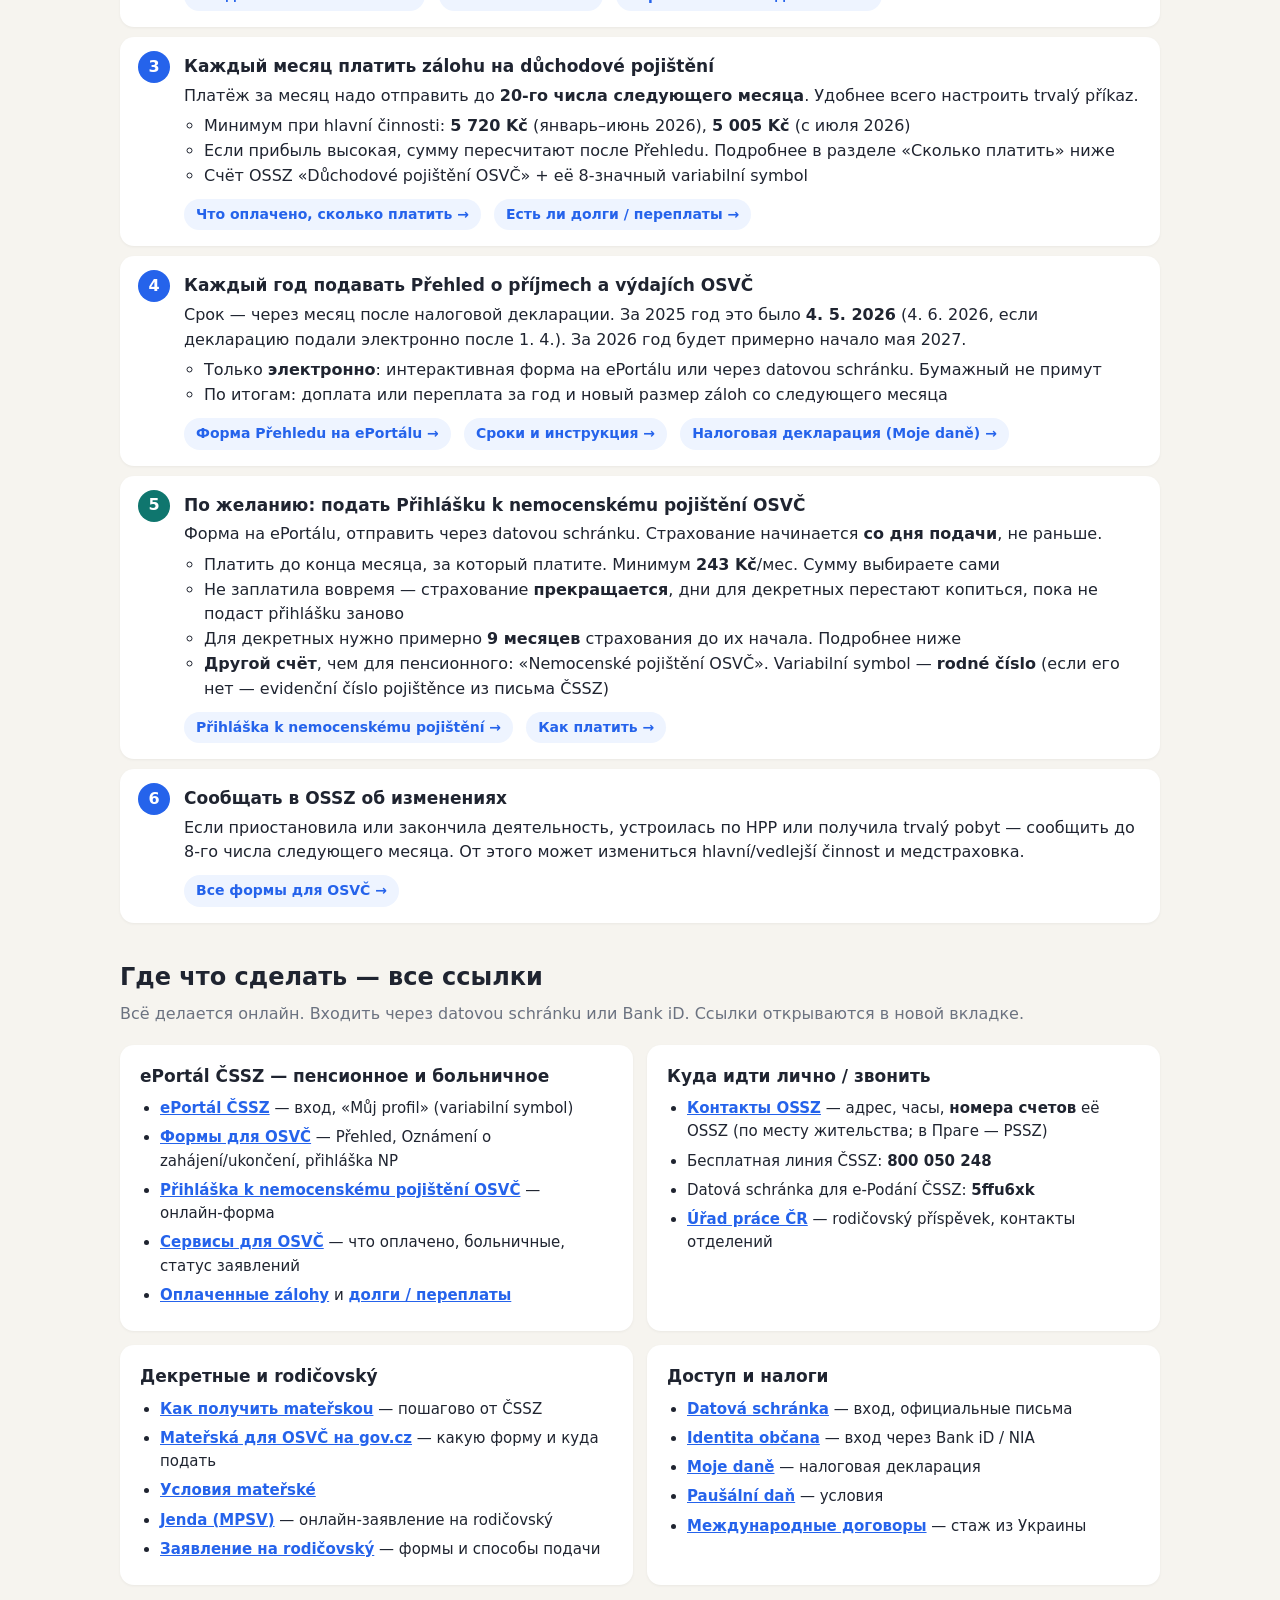
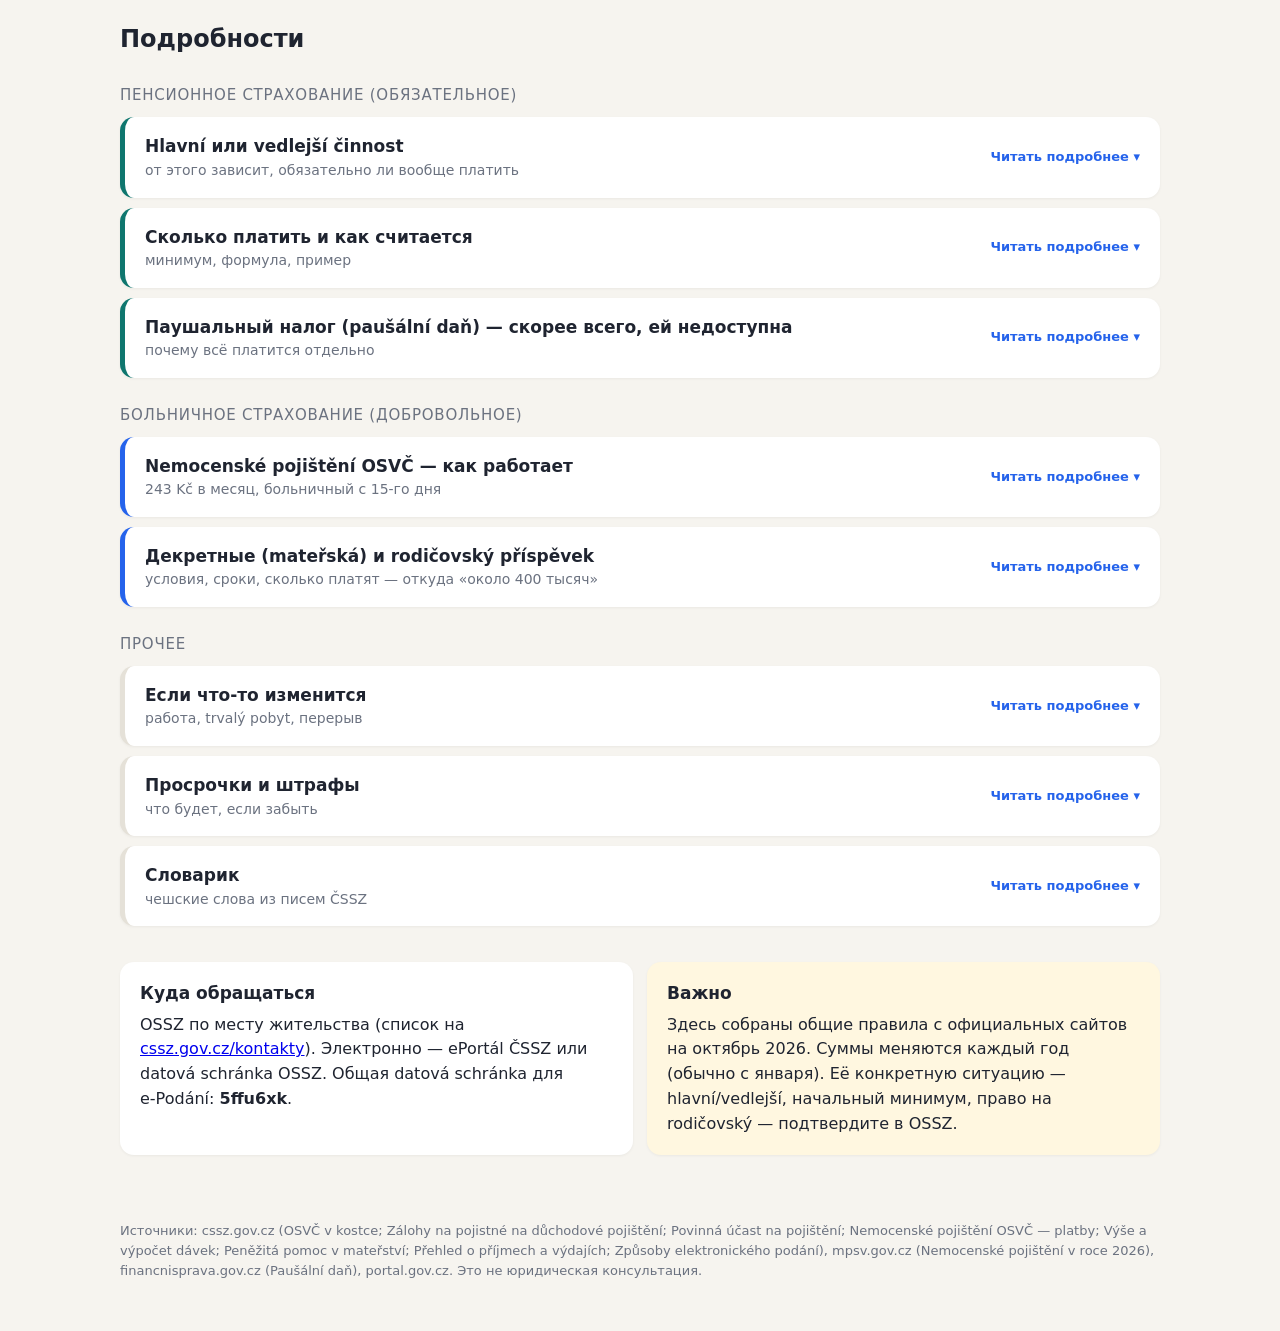
<file: cssz.html>
<!DOCTYPE html>
<html lang="ru">
<head>
<meta charset="UTF-8">
<meta name="viewport" content="width=device-width, initial-scale=1">
<title>ČSSZ для OSVČ — что нужно делать</title>
<link rel="stylesheet" href="style.css?v=4">
</head>
<body>
<nav class="tabs"><div class="wrap">
  <a href="index.html">Медстраховка PVZP</a>
  <a href="cssz.html" class="on">ČSSZ для OSVČ</a>
</div></nav>
<div class="wrap">

<header>
  <h1>ČSSZ: что нужно делать как OSVČ</h1>
  <p>Česká správa sociálního zabezpečení (ČSSZ) и её районные отделения (OSSZ) — это пенсионное и больничное страхование.
     Для иностранки с přechodný pobyt, которая работает как OSVČ. Цифры на 2026 год.</p>
</header>

<section>
  <div class="tldr">
    <b>Коротко:</b> у OSVČ к ČSSZ относятся три вещи.
    <b>(1)</b> Каждый месяц платить <b>zálohy на důchodové pojištění</b> (пенсионное). Это обязательно, минимум
    <b>5 005 Kč</b> в месяц с июля 2026.
    <b>(2)</b> Раз в год подать <b>Přehled o příjmech a výdajích</b>, только электронно.
    <b>(3)</b> По желанию платить <b>nemocenské pojištění</b> (больничное), от <b>243 Kč</b> в месяц. Без него
    <b>не будет ни больничных, ни декретных (mateřská)</b>, и оформить задним числом его нельзя.
    Медицинская страховка — это <b>не ČSSZ</b>: её закрывает частная PVZP (первая вкладка).
    <div><a class="go" href="#links">Все ссылки: где что сделать ↓</a></div>
  </div>
</section>

<section>
  <h2>Как это устроено</h2>
  <p class="sub">Вокруг OSVČ в Чехии четыре разных ведомства. Не путайте их: платежи друг другу не засчитываются.</p>
  <div class="scroll">
  <table>
    <tr><th>Что</th><th>Кому платить</th><th>Обязательно?</th><th>Что даёт</th></tr>
    <tr class="hl"><td><b>Důchodové pojištění</b><span class="small">пенсионное, «sociálka»</span></td><td>OSSZ (ČSSZ)</td><td class="y">Да, при hlavní činnosti</td><td>Стаж и будущая пенсия, пенсия по инвалидности</td></tr>
    <tr class="hl"><td><b>Nemocenské pojištění</b><span class="small">больничное</span></td><td>OSSZ (ČSSZ)</td><td class="m">Нет, добровольно</td><td>Больничный с 15-го дня, <b>декретные (PPM)</b>, долгосрочный уход за родственником</td></tr>
    <tr><td><b>Zdravotní pojištění</b><span class="small">медицинское</span></td><td>У неё — <b>частная PVZP</b>, не VZP</td><td class="y">Да (условие визы)</td><td>Врачи, больницы. В государственную систему её как OSVČ без trvalý pobyt не берут</td></tr>
    <tr><td><b>Daň z příjmů</b><span class="small">налог</span></td><td>Finanční úřad</td><td class="y">Да</td><td>Налоговая декларация до 1 апреля (электронно — до 4 мая)</td></tr>
    <tr><td><b>Rodičovský příspěvek</b><span class="small">пособие по уходу за ребёнком</span></td><td>Úřad práce (выплачивает он)</td><td>—</td><td>После декретных или вместо них. Это не ČSSZ</td></tr>
  </table>
  </div>
</section>

<section>
  <h2>Что сделать — по шагам</h2>
  <p class="sub">Синие шаги обязательны. Зелёный — добровольный, но важен, если дети когда‑нибудь в планах.</p>
  <ol class="steps">
    <li>
      <b class="t">Проверить, что она зарегистрирована в OSSZ</b>
      Если živnost оформляли через Jednotný registrační formulář, уведомление в OSSZ (<i>Oznámení o zahájení SVČ</i>)
      обычно ушло автоматически. После регистрации OSSZ присылает письмо с <b>номером счёта и variabilním symbolem</b> (8 цифр).
      Если письма нет — проверить на ePortálu (шаг 2) или позвонить на бесплатную линию ČSSZ <b>800 050 248</b>.
      <div><a class="go" href="https://www.cssz.gov.cz/kontakty" target="_blank" rel="noopener">Найти свою OSSZ и её счета →</a>
           <a class="go" href="https://eportal.cssz.cz/tiskopisy-pro-osvc" target="_blank" rel="noopener">Oznámení o zahájení SVČ (если не подано) →</a></div>
    </li>
    <li>
      <b class="t">Получить доступ к ePortálu ČSSZ</b>
      Вход на <a href="https://eportal.cssz.cz" target="_blank" rel="noopener">eportal.cssz.cz</a> через
      <b>datovou schránku</b> (у всех, у кого есть IČO, она создана автоматически; логин присылали письмом) или через
      Identita občana (Bank iD, NIA и т.п.). Там видно, сколько оплачено и сколько должна, там же подаются все формы.
      Variabilní symbol — в разделе «Můj profil».
      <div><a class="go" href="https://www.mojedatovaschranka.cz" target="_blank" rel="noopener">Вход в datovou schránku →</a>
           <a class="go" href="https://www.identitaobcana.cz" target="_blank" rel="noopener">Identita občana →</a>
           <a class="go" href="https://eportal.cssz.cz/sluzby-pro-osvc" target="_blank" rel="noopener">Сервисы ePortálu для OSVČ →</a></div>
    </li>
    <li>
      <b class="t">Каждый месяц платить zálohu на důchodové pojištění</b>
      Платёж за месяц надо отправить до <b>20-го числа следующего месяца</b>. Удобнее всего настроить trvalý příkaz.
      <ul>
        <li>Минимум при hlavní činnosti: <b>5 720 Kč</b> (январь–июнь 2026), <b>5 005 Kč</b> (с июля 2026)</li>
        <li>Если прибыль высокая, сумму пересчитают после Přehledu. Подробнее в разделе «Сколько платить» ниже</li>
        <li>Счёт OSSZ «Důchodové pojištění OSVČ» + её 8‑значный variabilní symbol</li>
      </ul>
      <div><a class="go" href="https://eportal.cssz.cz/web/portal/-/sluzby/informace-o-zaplacenych-zalohach-na-duchodove-pojisteni-osvc" target="_blank" rel="noopener">Что оплачено, сколько платить →</a>
           <a class="go" href="https://eportal.cssz.cz/web/portal/-/sluzby/stav-pohledavek-na-pojistnem-penale-a-pokutach-osvc" target="_blank" rel="noopener">Есть ли долги / переплаты →</a></div>
    </li>
    <li>
      <b class="t">Каждый год подавать Přehled o příjmech a výdajích OSVČ</b>
      Срок — через месяц после налоговой декларации. За 2025 год это было <b>4. 5. 2026</b>
      (4. 6. 2026, если декларацию подали электронно после 1. 4.). За 2026 год будет примерно начало мая 2027.
      <ul>
        <li>Только <b>электронно</b>: интерактивная форма на ePortálu или через datovou schránku. Бумажный не примут</li>
        <li>По итогам: доплата или переплата за год и новый размер záloh со следующего месяца</li>
      </ul>
      <div><a class="go" href="https://eportal.cssz.cz/tiskopisy-pro-osvc" target="_blank" rel="noopener">Форма Přehledu на ePortálu →</a>
           <a class="go" href="https://www.cssz.gov.cz/prehled-o-prijmech-a-vydajich" target="_blank" rel="noopener">Сроки и инструкция →</a>
           <a class="go" href="https://mojedane.gov.cz" target="_blank" rel="noopener">Налоговая декларация (Moje daně) →</a></div>
    </li>
    <li class="opt">
      <b class="t">По желанию: подать Přihlášku k nemocenskému pojištění OSVČ</b>
      Форма на ePortálu, отправить через datovou schránku. Страхование начинается <b>со дня подачи</b>, не раньше.
      <ul>
        <li>Платить до конца месяца, за который платите. Минимум <b>243 Kč</b>/мес. Сумму выбираете сами</li>
        <li>Не заплатила вовремя — страхование <b>прекращается</b>, дни для декретных перестают копиться, пока не подаст přihlášku заново</li>
        <li>Для декретных нужно примерно <b>9 месяцев</b> страхования до их начала. Подробнее ниже</li>
        <li><b>Другой счёт</b>, чем для пенсионного: «Nemocenské pojištění OSVČ». Variabilní symbol — <b>rodné číslo</b>
            (если его нет — evidenční číslo pojištěnce из письма ČSSZ)</li>
      </ul>
      <div><a class="go" href="https://eportal.cssz.cz/web/portal/tiskopisy-dnposvc" target="_blank" rel="noopener">Přihláška k nemocenskému pojištění →</a>
           <a class="go" href="https://www.cssz.gov.cz/osvc-nemocenske-pojisteni-platby-pojistneho" target="_blank" rel="noopener">Как платить →</a></div>
    </li>
    <li>
      <b class="t">Сообщать в OSSZ об изменениях</b>
      Если приостановила или закончила деятельность, устроилась по HPP или получила trvalý pobyt — сообщить
      до 8-го числа следующего месяца. От этого может измениться hlavní/vedlejší činnost и медстраховка.
      <div><a class="go" href="https://eportal.cssz.cz/tiskopisy-pro-osvc" target="_blank" rel="noopener">Все формы для OSVČ →</a></div>
    </li>
  </ol>
</section>

<section id="links">
  <h2>Где что сделать — все ссылки</h2>
  <p class="sub">Всё делается онлайн. Входить через datovou schránku или Bank iD. Ссылки открываются в новой вкладке.</p>
  <div class="links">
    <div class="lk">
      <h3>ePortál ČSSZ — пенсионное и больничное</h3>
      <ul>
        <li><a href="https://eportal.cssz.cz" target="_blank" rel="noopener">ePortál ČSSZ</a> — вход, «Můj profil» (variabilní symbol)</li>
        <li><a href="https://eportal.cssz.cz/tiskopisy-pro-osvc" target="_blank" rel="noopener">Формы для OSVČ</a> — Přehled, Oznámení o zahájení/ukončení, přihláška NP</li>
        <li><a href="https://eportal.cssz.cz/web/portal/tiskopisy-dnposvc" target="_blank" rel="noopener">Přihláška k nemocenskému pojištění OSVČ</a> — онлайн‑форма</li>
        <li><a href="https://eportal.cssz.cz/sluzby-pro-osvc" target="_blank" rel="noopener">Сервисы для OSVČ</a> — что оплачено, больничные, статус заявлений</li>
        <li><a href="https://eportal.cssz.cz/web/portal/-/sluzby/informace-o-zaplacenych-zalohach-na-duchodove-pojisteni-osvc" target="_blank" rel="noopener">Оплаченные zálohy</a> и
            <a href="https://eportal.cssz.cz/web/portal/-/sluzby/stav-pohledavek-na-pojistnem-penale-a-pokutach-osvc" target="_blank" rel="noopener">долги / переплаты</a></li>
      </ul>
    </div>
    <div class="lk">
      <h3>Куда идти лично / звонить</h3>
      <ul>
        <li><a href="https://www.cssz.gov.cz/kontakty" target="_blank" rel="noopener">Контакты OSSZ</a> — адрес, часы, <b>номера счетов</b> её OSSZ (по месту жительства; в Праге — PSSZ)</li>
        <li>Бесплатная линия ČSSZ: <b>800 050 248</b></li>
        <li>Datová schránka для e‑Podání ČSSZ: <b>5ffu6xk</b></li>
        <li><a href="https://www.uradprace.cz" target="_blank" rel="noopener">Úřad práce ČR</a> — rodičovský příspěvek, контакты отделений</li>
      </ul>
    </div>
    <div class="lk">
      <h3>Декретные и rodičovský</h3>
      <ul>
        <li><a href="https://www.cssz.gov.cz/web/edavky/zamestnanec-materska" target="_blank" rel="noopener">Как получить mateřskou</a> — пошагово от ČSSZ</li>
        <li><a href="https://portal.gov.cz/sluzby-vs/penezita-pomoc-v-materstvi-osvc-S1687" target="_blank" rel="noopener">Mateřská для OSVČ на gov.cz</a> — какую форму и куда подать</li>
        <li><a href="https://www.cssz.gov.cz/penezita-pomoc-v-materstvi" target="_blank" rel="noopener">Условия mateřské</a></li>
        <li><a href="https://jenda.mpsv.cz/" target="_blank" rel="noopener">Jenda (MPSV)</a> — онлайн‑заявление на rodičovský</li>
        <li><a href="https://mpsv.gov.cz/zadost-o-rodicovsky-prispevek" target="_blank" rel="noopener">Заявление на rodičovský</a> — формы и способы подачи</li>
      </ul>
    </div>
    <div class="lk">
      <h3>Доступ и налоги</h3>
      <ul>
        <li><a href="https://www.mojedatovaschranka.cz" target="_blank" rel="noopener">Datová schránka</a> — вход, официальные письма</li>
        <li><a href="https://www.identitaobcana.cz" target="_blank" rel="noopener">Identita občana</a> — вход через Bank iD / NIA</li>
        <li><a href="https://mojedane.gov.cz" target="_blank" rel="noopener">Moje daně</a> — налоговая декларация</li>
        <li><a href="https://financnisprava.gov.cz/cs/dane/dane/dan-z-prijmu/pausalni-dan/obecne-informace" target="_blank" rel="noopener">Paušální daň</a> — условия</li>
        <li><a href="https://www.cssz.gov.cz/mezinarodni-smlouvy" target="_blank" rel="noopener">Международные договоры</a> — стаж из Украины</li>
      </ul>
    </div>
  </div>
</section>

<section>
  <h2>Подробности</h2>

  <div class="group-title">Пенсионное страхование (обязательное)</div>

  <details class="acc full">
    <summary><span>Hlavní или vedlejší činnost<span class="s">от этого зависит, обязательно ли вообще платить</span></span></summary>
    <div class="body">
      <p>По умолчанию OSVČ — это <b>hlavní činnost</b> (основная деятельность): zálohy надо платить каждый месяц, даже если доход нулевой.</p>
      <h4>Деятельность считается vedlejší (побочной), если параллельно она:</h4>
      <ul>
        <li>работает по трудовому договору (участвует в пенсионном страховании как сотрудник)</li>
        <li>получает декретные (PPM) или rodičovský příspěvek, либо ухаживает за ребёнком до 4 лет</li>
        <li>учится как «nezaopatřené dítě» (до 26 лет; в её случае, скорее всего, уже не подходит)</li>
        <li>получает пенсию по старости или инвалидности, ухаживает за зависимым человеком и т.п.</li>
      </ul>
      <h4>Что даёт vedlejší</h4>
      <ul>
        <li>Платить нужно, только если годовая прибыль выше <b>rozhodná částka</b>: в 2026 году это <b>117 521 Kč</b>
            (минус 9 794 Kč за каждый месяц без деятельности)</li>
        <li>Если платить, минимум <b>1 574 Kč</b>/мес</li>
        <li>Тип деятельности на текущий год указывается в Přehledu (раздел F)</li>
      </ul>
      <p class="src">Источник: cssz.gov.cz — «Povinná účast na pojištění», «OSVČ v kostce».</p>
    </div>
  </details>

  <details class="acc full">
    <summary><span>Сколько платить и как считается<span class="s">минимум, формула, пример</span></span></summary>
    <div class="body">
      <table>
        <tr><th>Минимальная záloha 2026</th><th class="c">янв–июнь</th><th class="c">с июля</th></tr>
        <tr><td>Hlavní činnost</td><td class="c">5 720 Kč</td><td class="c"><b>5 005 Kč</b></td></tr>
        <tr><td>Hlavní, если начала деятельность и 20 лет до этого не вела</td><td class="c" colspan="2">3 575 Kč <span class="small">уточнить в OSSZ, подходит ли ей</span></td></tr>
        <tr><td>Vedlejší (если обязательна)</td><td class="c" colspan="2">1 574 Kč</td></tr>
      </table>
      <h4>Формула</h4>
      <p>База = 55 % от прибыли (доходы − расходы, т.е. dílčí základ daně). Взнос = 29,2 % от базы.
         Если база в пересчёте на месяц меньше минимума (17 139 Kč с июля 2026), платится минимум.</p>
      <h4>Пример</h4>
      <ul>
        <li>Прибыль за год 300 000 Kč → база 165 000 Kč → 13 750 Kč в месяц. Это меньше минимума, значит платится <b>минимум</b></li>
        <li>Больше минимума платят примерно при прибыли выше <b>374 000 Kč</b> в год</li>
        <li>Если zálohy были меньше итогового взноса, разницу надо доплатить в течение 8 дней после подачи Přehledu</li>
      </ul>
      <h4>Когда платить не нужно</h4>
      <ul>
        <li>За месяцы, когда весь месяц получала больничный (включая первые 14 дней) или декретные (PPM) от ČSSZ как OSVČ</li>
        <li>За месяцы, когда деятельность приостановлена (přerušení živnosti, о чём надо сообщить в OSSZ)</li>
      </ul>
      <p class="src">Источник: cssz.gov.cz — «Zálohy na pojistné na důchodové pojištění», «Informace pro OSVČ o změně pojistného od 1. 7. 2026».</p>
    </div>
  </details>

  <details class="acc full">
    <summary><span>Паушальный налог (paušální daň) — скорее всего, ей недоступна<span class="s">почему всё платится отдельно</span></span></summary>
    <div class="body">
      <p>Паушальный режим — это один платёж в налоговую вместо налога, пенсионного и медицинского страхования
         (I. pásmo — 9 162 Kč/мес в 2026). По закону он только для OSVČ, которые участвуют в <b>государственном</b>
         медицинском страховании. Иностранка без trvalý pobyt в нём не участвует (у неё частная PVZP), поэтому этот
         режим ей, скорее всего, <b>не подходит</b>.</p>
      <p>Значит, для неё схема стандартная: zálohy в OSSZ, Přehled в ČSSZ, декларация в Finanční úřad.
         Если в будущем появится trvalý pobyt или HPP, вопрос можно пересмотреть.</p>
      <p class="src">Источник: financnisprava.gov.cz — «Paušální daň — obecné informace» (условия вступления в режим). Окончательно уточнить в Finanční úřad.</p>
    </div>
  </details>

  <div class="group-title">Больничное страхование (добровольное)</div>

  <details class="acc addon">
    <summary><span>Nemocenské pojištění OSVČ — как работает<span class="s">243 Kč в месяц, больничный с 15-го дня</span></span></summary>
    <div class="body">
      <ul>
        <li>Ставка <b>2,7 %</b> от базы, которую выбираете сами. Минимум база 9 000 Kč, то есть <b>243 Kč</b>/мес</li>
        <li>Максимум зависит от последнего Přehledu. Если его ещё не было — до 662 Kč/мес (база 24 484 Kč)</li>
        <li>Платить до <b>последнего дня месяца</b>, за который платите. За первый месяц можно заплатить до конца следующего</li>
        <li>Просрочка — участие прекращается. Недоплату до минимума можно доплатить до конца следующего месяца</li>
        <li><b>Больничный (nemocenské)</b> — с 15-го дня болезни, если страховка длилась хотя бы 3 месяца. Первые 14 дней не оплачиваются</li>
        <li>Чем больше платите, тем больше пособие. Но считается среднее за <b>12 месяцев</b> до события, поэтому повышать надо заранее</li>
        <li>Платёж в паушальный режим больничное не включает. Оно всегда отдельно</li>
      </ul>
      <p class="src">Источник: cssz.gov.cz — «Nemocenské pojištění OSVČ — platby pojistného», «Výše a výpočet dávek».</p>
    </div>
  </details>

  <details class="acc addon">
    <summary><span>Декретные (mateřská) и rodičovský příspěvek<span class="s">условия, сроки, сколько платят — откуда «около 400 тысяч»</span></span></summary>
    <div class="body">
      <h4>Условия для OSVČ (оба одновременно)</h4>
      <ul>
        <li>За последние <b>2 года</b> хотя бы <b>270 дней</b> участия в больничном страховании (можно складывать с работой по найму в ЧР)</li>
        <li>За последний <b>1 год</b> хотя бы <b>180 дней</b> страхования именно как OSVČ</li>
        <li>В день начала декретных страхование ещё должно действовать</li>
      </ul>
      <p>Раньше больничного страхования в ЧР у неё не было, поэтому реально нужно примерно <b>9 месяцев (270 дней) платежей</b>
         до <b>начала</b> декретных. Декретные начинаются за 6–8 недель до предполагаемых родов.</p>
      <h4>Сколько и как долго</h4>
      <ul>
        <li><b>28 недель</b> (37 при двойне), 70 % от «урезанного» среднего дневного дохода</li>
        <li>При минимальных 243 Kč/мес — около <b>6 200 Kč в месяц</b>, около <b>41 000 Kč</b> за весь период</li>
        <li>При 500 Kč/мес — около 12 800 Kč в месяц. При 662 Kč — около 17 000 Kč</li>
        <li>Пока получает PPM, пенсионные zálohy и больничное за эти полные месяцы платить не нужно</li>
      </ul>
      <h4>Как оформить, когда придёт время</h4>
      <ol>
        <li><b>Гинеколог</b> отправляет в ČSSZ электронное «Potvrzení o datu porodu» и даёт ей его номер (identifikátor)</li>
        <li>Она подаёт в свою OSSZ <b>«Žádost o nemocenskou dávku OSVČ»</b>: номер от гинеколога и дату начала mateřské
            (за 6–8 недель до родов). Через ePortál или datovou schránku</li>
        <li>Статус заявления виден на ePortálu в сервисах для OSVČ</li>
        <li>Когда mateřská заканчивается, подать заявление на <b>rodičovský</b> в Úřad práce (онлайн через Jenda). Сам он не начнётся.
            С 2027 года на rodičovský до родов можно подать заявление ещё во время беременности</li>
      </ol>
      <div><a class="go" href="https://www.cssz.gov.cz/web/edavky/zamestnanec-materska" target="_blank" rel="noopener">Mateřská пошагово (ČSSZ) →</a>
           <a class="go" href="https://portal.gov.cz/sluzby-vs/penezita-pomoc-v-materstvi-osvc-S1687" target="_blank" rel="noopener">Mateřská для OSVČ (gov.cz) →</a>
           <a class="go" href="https://jenda.mpsv.cz/" target="_blank" rel="noopener">Rodičovský онлайн (Jenda) →</a></div>

      <h4>Mateřská + rodičovský — два разных пособия</h4>
      <p>Одно идёт за другим. Mateřská <b>не вычитается</b> из rodičovského. Для детей, родившихся с <b>1. 1. 2027</b>,
         rodičovský повысили с 350 000 до <b>400 000 Kč</b> (закон 152/2026 Sb.).</p>
      <table>
        <tr><th>Что</th><th>Кто платит</th><th>Когда</th><th class="c">Сколько</th><th>Условие</th></tr>
        <tr><td><b>Mateřská (PPM)</b></td><td>ČSSZ</td><td>28 недель: с 6–8 недели до родов</td><td class="c">≈ 41 000 Kč<span class="small">при 243 Kč/мес, больше при больших взносах</span></td><td>Больничное страхование ≈ 9 месяцев заранее</td></tr>
        <tr><td><b>Rodičovský příspěvek</b></td><td>Úřad práce</td><td>До 3 лет ребёнка, темп выбираете сами</td><td class="c"><b>400 000 Kč</b><span class="small">в сумме, дети с 2027 г.; двойня — 800 000</span></td><td>Страхование не нужно</td></tr>
        <tr class="hl"><td><b>Итого</b></td><td></td><td></td><td class="c"><b>≈ 441 000 Kč</b></td><td>Если оформлено больничное</td></tr>
      </table>
      <h4>Как работает rodičovský</h4>
      <ul>
        <li><b>С 2027 года:</b> беременная получает 15 000 Kč в месяц ещё за 2 месяца до месяца родов. Это в счёт 400 000, а не сверху.
            Если в это время уже идёт mateřská, доплачивают только разницу</li>
        <li><b>Сколько брать в месяц</b>, выбираете сами: до <b>15 000 Kč</b> может каждый. Больше можно, если у одного из родителей
            есть DVZ (средний дневной доход по больничному страхованию). Тогда максимум = 70 % × 30 × DVZ. Берётся DVZ того родителя, у кого он больше</li>
        <li><b>Только до 3 лет ребёнка.</b> Что не успели взять до 3 лет, сгорает. При 15 000 Kč/мес 400 000 уходят примерно за 27 месяцев</li>
        <li>Сумму можно менять раз в 3 месяца. Получает тот родитель, который сидит с ребёнком: <b>может и папа</b></li>
        <li>Если у неё больничного не было, но муж работает по HPP, лимит считают по <b>его</b> DVZ</li>
        <li>Есть ли право лично у неё с přechodný pobyt, уточнить на Úřad práce. У мужа как гражданина ЧР право, скорее всего, есть</li>
      </ul>

      <h4>Калькулятор</h4>
      <div class="calc" id="calc">
        <div class="sl">
          <label>Сколько платить за больничное в месяц <output id="oPay"></output></label>
          <input type="range" id="sPay" min="243" max="2000" step="1" value="500">
          <div class="hint" id="hPay"></div>
        </div>
        <div class="sl">
          <label>Сколько месяцев платить до начала mateřské <output id="oMon"></output></label>
          <input type="range" id="sMon" min="0" max="24" step="1" value="12">
          <div class="hint">Mateřská начинается за 6–8 недель до родов. Нужно минимум ≈ 9 месяцев (270 дней)</div>
        </div>
        <div class="sl">
          <label>Зарплата мужа brutto по HPP <output id="oHus"></output></label>
          <input type="range" id="sHus" min="0" max="120000" step="1000" value="0">
          <div class="hint">0 — если не работает по найму или неизвестно. Нужна только для лимита rodičovského</div>
        </div>
        <div class="sl">
          <label>Сколько брать rodičovského в месяц <output id="oRod"></output></label>
          <input type="range" id="sRod" min="3000" max="15000" step="500" value="15000">
          <div class="hint" id="hRod"></div>
        </div>

        <div class="cards">
          <div class="cc"><span>Заплатит за больничное</span><b id="rPaid"></b></div>
          <div class="cc"><span>Mateřská в месяц</span><b id="rPpmM"></b></div>
          <div class="cc"><span>Mateřská за 28 недель</span><b id="rPpm"></b></div>
          <div class="cc hl"><span>Возврат</span><b id="rRatio"></b></div>
        </div>
        <div class="cards">
          <div class="cc"><span>Rodičovský до родов</span><b id="rPre"></b></div>
          <div class="cc"><span>Rodičovský после родов</span><b id="rRod"></b></div>
          <div class="cc"><span>Сколько месяцев</span><b id="rRodM"></b></div>
          <div class="cc hl"><span>Всего получит семья</span><b id="rTot"></b></div>
        </div>
        <div id="rWarn"></div>

        <div class="tl" id="tl"></div>
        <div class="legend">
          <span><i style="background:#94a3b8"></i>платит за больничное</span>
          <span><i style="background:var(--accent)"></i>mateřská</span>
          <span><i style="background:var(--full)"></i>rodičovský</span>
          <span><i style="background:#fca5a5"></i>после 3 лет ребёнка — уже не платят</span>
        </div>
        <p class="src">Расчёт примерный: ставки 2026 года, постоянный взнос каждый месяц, ребёнок родился в 2027 году или позже.
           Точную сумму считает ČSSZ и Úřad práce.</p>
      </div>
      <div class="note warn" style="margin-top:12px">
        <b>Практический вывод:</b> если дети в планах, больничное лучше оформить <b>как можно раньше</b>. Это 243 Kč в месяц, а без него
        декретных не будет вообще. Тот же принцип, что и с ожиданием в 8 месяцев для родов в PVZP Exclusive: оба срока идут с начала.
      </div>
      <p class="src">Источник: cssz.gov.cz — «Peněžitá pomoc v mateřství»; mpsv.gov.cz — «Nemocenské pojištění v roce 2026»; примерные суммы — калькулятор e15.cz.</p>
    </div>
  </details>

  <div class="group-title">Прочее</div>

  <details class="acc">
    <summary><span>Если что-то изменится<span class="s">работа, trvalý pobyt, перерыв</span></span></summary>
    <div class="body">
      <ul>
        <li><b>Устроилась по HPP в чешскую фирму</b> — попадает в государственное медстрахование через работодателя (частная PVZP станет не нужна).
            Её OSVČ станет vedlejší, и, может быть, пенсионное можно будет не платить (если прибыль ниже rozhodná částka)</li>
        <li><b>Получила trvalý pobyt</b> — попадает в государственное медстрахование. Тогда как OSVČ ещё платит zálohy в
            zdravotní pojišťovnu и подаёт Přehled туда же</li>
        <li><b>Приостановила živnost</b> — сообщить в OSSZ. На это время zálohy не начисляются</li>
        <li><b>Уезжает надолго</b> — посоветоваться в OSSZ: обязанности не прекращаются сами</li>
      </ul>
      <p>Между ЧР и Украиной есть договор о социальном обеспечении, поэтому стаж в Украине может учитываться при пенсии.
         Подробности — в OSSZ или на cssz.gov.cz в разделе о международных договорах.</p>
    </div>
  </details>

  <details class="acc">
    <summary><span>Просрочки и штрафы<span class="s">что будет, если забыть</span></span></summary>
    <div class="body">
      <ul>
        <li>Просрочка zálohy — за каждый день начисляется <b>penále</b>. Долг видно на ePortálu в «Stav pohledávek»</li>
        <li>Не подала Přehled — штраф, и OSSZ сама может установить взнос</li>
        <li>Не заплатила больничное вовремя — участие прекращается. Пока не подаст přihlášku заново, дни для декретных не копятся</li>
      </ul>
    </div>
  </details>

  <details class="acc">
    <summary><span>Словарик<span class="s">чешские слова из писем ČSSZ</span></span></summary>
    <div class="body">
      <table>
        <tr><td><b>OSSZ / PSSZ</b></td><td>Районное отделение ČSSZ (в Праге — PSSZ). Её «správa» — по месту жительства</td></tr>
        <tr><td><b>Záloha na pojistné</b></td><td>Ежемесячный авансовый платёж</td></tr>
        <tr><td><b>Přehled o příjmech a výdajích</b></td><td>Годовой отчёт о доходах и расходах для ČSSZ</td></tr>
        <tr><td><b>Vyměřovací základ</b></td><td>База, от которой считается взнос</td></tr>
        <tr><td><b>Rozhodná částka</b></td><td>Порог прибыли для обязательного взноса при vedlejší činnosti</td></tr>
        <tr><td><b>SVČ</b></td><td>Samostatná výdělečná činnost — сама предпринимательская деятельность</td></tr>
        <tr><td><b>NP / DP</b></td><td>Nemocenské / důchodové pojištění</td></tr>
        <tr><td><b>PPM</b></td><td>Peněžitá pomoc v mateřství — декретные</td></tr>
        <tr><td><b>Datová schránka</b></td><td>Государственный электронный ящик. Письма из него считаются доставленными через 10 дней, даже если не открывали</td></tr>
        <tr><td><b>Penále</b></td><td>Пеня за просрочку</td></tr>
      </table>
    </div>
  </details>
</section>

<section>
  <div class="notes">
    <div class="note">
      <h3>Куда обращаться</h3>
      <p>OSSZ по месту жительства (список на <a href="https://www.cssz.gov.cz/kontakty" target="_blank" rel="noopener">cssz.gov.cz/kontakty</a>).
         Электронно — ePortál ČSSZ или datová schránka OSSZ. Общая datová schránka для e‑Podání: <b>5ffu6xk</b>.</p>
    </div>
    <div class="note warn">
      <h3>Важно</h3>
      <p>Здесь собраны общие правила с официальных сайтов на октябрь 2026. Суммы меняются каждый год (обычно с января).
         Её конкретную ситуацию — hlavní/vedlejší, начальный минимум, право на rodičovský — подтвердите в OSSZ.</p>
    </div>
  </div>
</section>

<footer>
  Источники: cssz.gov.cz (OSVČ v kostce; Zálohy na pojistné na důchodové pojištění; Povinná účast na pojištění; Nemocenské pojištění OSVČ — platby;
  Výše a výpočet dávek; Peněžitá pomoc v mateřství; Přehled o příjmech a výdajích; Způsoby elektronického podání), mpsv.gov.cz (Nemocenské pojištění v roce 2026),
  financnisprava.gov.cz (Paušální daň), portal.gov.cz. Это не юридическая консультация.
</footer>

</div>
<script>
  const $ = id => document.getElementById(id);
  const kc = n => Math.round(n).toLocaleString("cs-CZ") + " Kč";
  const ROD_TOTAL = 400000, PPM_DAYS = 196, PPM_BEFORE_BIRTH = 1.6, PPM_MONTHS = PPM_DAYS / 30.42;

  const reduce = d => Math.min(d, 1633) + 0.6 * Math.max(0, Math.min(d, 2449) - 1633) + 0.3 * Math.max(0, Math.min(d, 4897) - 2449);
  const ppmDaily = pay => 0.7 * reduce(Math.max(9000, pay / 0.027) * 12 / 365);

  function calc() {
    const pay = +$("sPay").value, months = +$("sMon").value, hus = +$("sHus").value;
    const eligible = months >= 9;

    const day = eligible ? ppmDaily(pay) : 0;
    const ppmMonth = day * 30, ppmTotal = day * PPM_DAYS, paid = pay * months;

    const rMother = eligible ? reduce(Math.max(9000, pay / 0.027) * 12 / 365) : 0;
    const rHusband = hus > 0 ? reduce(hus * 12 / 365) : 0;
    const rodMax = Math.max(15000, Math.floor(21 * Math.max(rMother, rHusband) / 500) * 500);
    const sRod = $("sRod");
    sRod.max = rodMax;
    if (+sRod.value > rodMax) sRod.value = rodMax;
    const rod = +sRod.value;

    const pre = 2 * Math.max(0, 15000 - ppmMonth);
    const remaining = ROD_TOTAL - pre;
    const start = eligible ? PPM_MONTHS - PPM_BEFORE_BIRTH : 0;
    const avail = 36 - start;
    const need = remaining / rod;
    const used = Math.min(need, avail);
    const got = Math.min(remaining, rod * avail);
    const lost = remaining - got;

    $("oPay").textContent = kc(pay) + " / мес";
    $("oMon").textContent = months + " мес";
    $("oHus").textContent = hus ? kc(hus) : "нет";
    $("oRod").textContent = kc(rod) + " / мес";

    const h = $("hPay");
    if (pay > 662) { h.className = "hint bad"; h.textContent = "Больше 662 Kč можно, только если это позволяет последний Přehled (высокая прибыль). При минимальном пенсионном взносе потолок ≈ 460–530 Kč."; }
    else if (pay > 530) { h.className = "hint bad"; h.textContent = "Если Přehled уже подавали с минимальным пенсионным взносом, потолок ≈ 460–530 Kč. 662 Kč — только если Přehledu ещё не было."; }
    else { h.className = "hint"; h.textContent = "Минимум 243 Kč. Сумма определяет размер mateřské и больничных."; }
    $("hRod").textContent = rodMax > 15000
      ? `Максимум ${kc(rodMax)} — по DVZ ${rHusband > rMother ? "мужа" : "жены"}.`
      : "Максимум 15 000 Kč: ни у кого из родителей DVZ не даёт больше.";

    $("rPaid").textContent = kc(paid);
    $("rPpmM").textContent = eligible ? "≈ " + kc(ppmMonth) : "0 Kč";
    $("rPpm").textContent = kc(ppmTotal);
    $("rRatio").textContent = eligible && paid ? `× ${(ppmTotal / paid).toFixed(1)}` : "—";
    $("rPre").textContent = kc(pre);
    $("rRod").textContent = kc(got);
    $("rRodM").textContent = Math.ceil(used) + " мес";
    $("rTot").textContent = kc(ppmTotal + pre + got);

    const w = [];
    if (!eligible) {
      w.push(`<div class="warn bad">Меньше 9 месяцев (270 дней) — <b>mateřské не будет</b>. Взносы дали бы только больничный. Rodičovský — да, с рождения.</div>`);
    } else {
      const base = ppmDaily(243) * PPM_DAYS, extra = (pay - 243) * months;
      if (pay > 243) w.push(`<div class="warn">По сравнению с минимумом 243 Kč: доплатите <b>${kc(extra)}</b> за ${months} мес, а mateřská будет больше на <b>${kc(ppmTotal - base)}</b>.</div>`);
    }
    if (lost > 0) w.push(`<div class="warn bad">При ${kc(rod)} в месяц не успеете получить всё до 3 лет ребёнка: <b>сгорит ${kc(lost)}</b>. Увеличьте сумму в месяц.</div>`);
    $("rWarn").innerHTML = w.join("");

    const seg = (m, bg, txt) => m > 0 ? `<div style="flex:${m};background:${bg}" title="${txt}">${m >= 3 ? txt : ""}</div>` : "";
    $("tl").innerHTML =
      seg(months, "#94a3b8", `взносы ${months} мес`) +
      (eligible ? seg(PPM_MONTHS, "var(--accent)", "mateřská 6,5 мес") : "") +
      seg(used, "var(--full)", `rodičovský ${Math.ceil(used)} мес`) +
      seg(Math.max(0, need - avail), "#fca5a5", "сгорает");
  }

  ["sPay", "sMon", "sHus", "sRod"].forEach(id => $(id).addEventListener("input", calc));
  calc();
</script>
</body>
</html>
</file>
<file: style.css>
﻿:root {
  --bg: #f6f4ef;
  --card: #ffffff;
  --ink: #1f2430;
  --muted: #6b7280;
  --line: #e5e1d8;
  --basic: #c2410c;
  --basic-soft: #fff1e8;
  --full: #0f766e;
  --full-soft: #e6f6f3;
  --accent: #2563eb;
  --warn: #b45309;
  --warn-soft: #fff7e0;
  --ok: #15803d;
  --no: #b91c1c;
  --radius: 14px;
}
* { box-sizing: border-box; }
body {
  margin: 0;
  font-family: "Segoe UI", system-ui, -apple-system, Roboto, Arial, sans-serif;
  background: var(--bg);
  color: var(--ink);
  line-height: 1.55;
}
.wrap { max-width: 1080px; margin: 0 auto; padding: 0 20px; }
.tabs { position: sticky; top: 0; z-index: 10; background: var(--bg); border-bottom: 1px solid var(--line); }
.tabs .wrap { display: flex; gap: 6px; padding-top: 10px; }
.tabs a {
  padding: 10px 18px; border-radius: 10px 10px 0 0; text-decoration: none; color: var(--muted);
  font-weight: 600; font-size: 15px; border: 1px solid transparent; border-bottom: 0; margin-bottom: -1px;
}
.tabs a:hover { color: var(--ink); }
.tabs a.on { background: var(--card); color: var(--ink); border-color: var(--line); }
.steps { counter-reset: st; list-style: none; padding: 0; margin: 0; }
.steps > li {
  counter-increment: st; position: relative; background: var(--card); border-radius: var(--radius);
  padding: 16px 20px 16px 64px; margin-bottom: 10px; box-shadow: 0 1px 3px rgba(0,0,0,.05);
}
.steps > li::before {
  content: counter(st); position: absolute; left: 18px; top: 14px; width: 32px; height: 32px; border-radius: 50%;
  background: var(--accent); color: #fff; font-weight: 700; display: flex; align-items: center; justify-content: center;
}
.steps > li b.t { display: block; font-size: 17px; margin-bottom: 4px; }
.steps > li.opt::before { background: var(--full); }
.steps > li ul { margin: 6px 0 0; padding-left: 20px; }

.go {
  display: inline-block; margin: 10px 8px 0 0; padding: 5px 12px; border-radius: 999px; background: #eef4ff;
  color: var(--accent); font-size: 14px; font-weight: 600; text-decoration: none;
}
.go:hover { background: var(--accent); color: #fff; }
.links { display: grid; grid-template-columns: 1fr 1fr; gap: 14px; }
.lk { background: var(--card); border-radius: var(--radius); padding: 18px 20px; box-shadow: 0 1px 3px rgba(0,0,0,.05); }
.lk h3 { margin: 0 0 8px; font-size: 17px; }
.lk ul { margin: 0; padding-left: 20px; font-size: 15px; }
.lk li { margin-bottom: 6px; }
.lk a { color: var(--accent); font-weight: 600; }
#links { scroll-margin-top: 70px; }
@media (max-width: 760px) { .links { grid-template-columns: 1fr; } }

.calc { background: #fbfaf7; border: 1px solid var(--line); border-radius: var(--radius); padding: 18px 20px; }
.calc .sl { margin-bottom: 16px; }
.calc .sl label { display: flex; justify-content: space-between; gap: 10px; font-weight: 600; font-size: 15px; }
.calc .sl output { color: var(--accent); white-space: nowrap; }
.calc input[type=range] { width: 100%; accent-color: var(--accent); margin: 6px 0 2px; }
.calc .hint { font-size: 13px; color: var(--muted); }
.calc .hint.bad { color: var(--no); }
.calc .cards { display: grid; grid-template-columns: repeat(4, 1fr); gap: 10px; margin-top: 10px; }
.calc .cc { background: var(--card); border-radius: 10px; padding: 10px 12px; border: 1px solid var(--line); }
.calc .cc span { display: block; font-size: 13px; color: var(--muted); }
.calc .cc b { font-size: 19px; }
.calc .cc.hl { background: var(--full-soft); border-color: #b6e3da; }
.calc .cc.hl b { color: var(--full); }
.calc .warn { margin-top: 10px; padding: 10px 12px; border-radius: 10px; background: var(--warn-soft); color: var(--warn); font-size: 14px; }
.calc .warn.bad { background: #fde8e8; color: var(--no); }
.tl { display: flex; height: 30px; border-radius: 8px; overflow: hidden; margin: 16px 0 6px; font-size: 12px; font-weight: 600; color: #fff; }
.tl div { display: flex; align-items: center; justify-content: center; white-space: nowrap; overflow: hidden; min-width: 0; }
@media (max-width: 760px) { .calc .cards { grid-template-columns: 1fr 1fr; } }
header { padding: 48px 0 24px; }
header h1 { font-size: clamp(26px, 4vw, 38px); margin: 0 0 10px; }
header p { color: var(--muted); margin: 0; max-width: 720px; font-size: 17px; }
section { margin: 36px 0; }
h2 { font-size: 24px; margin: 0 0 6px; }
.sub { color: var(--muted); margin: 0 0 18px; }

.tldr {
  background: var(--card); border-radius: var(--radius); padding: 22px 24px;
  border-left: 6px solid var(--full); box-shadow: 0 1px 3px rgba(0,0,0,.05);
}
.tldr b { color: var(--full); }

.families { display: grid; grid-template-columns: 1fr 1fr; gap: 16px; }
.family { border-radius: var(--radius); padding: 20px 22px; }
.family.basic { background: var(--basic-soft); border: 1px solid #f6cdb3; }
.family.full { background: var(--full-soft); border: 1px solid #b6e3da; }
.family h3 { margin: 0 0 6px; font-size: 19px; }
.family.basic h3 { color: var(--basic); }
.family.full h3 { color: var(--full); }
.family .analogy { font-style: italic; color: var(--muted); margin-bottom: 8px; }
.family ul { margin: 8px 0 0; padding-left: 20px; }

.plans { display: grid; grid-template-columns: repeat(4, 1fr); gap: 14px; }
.plan {
  background: var(--card); border-radius: var(--radius); padding: 18px;
  border: 2px solid transparent; cursor: pointer; position: relative;
  box-shadow: 0 1px 3px rgba(0,0,0,.06); transition: transform .12s, border-color .12s;
  display: flex; flex-direction: column;
}
.plan:hover { transform: translateY(-2px); }
.plan.selected { border-color: var(--accent); }
.plan .tag {
  font-size: 12px; font-weight: 600; text-transform: uppercase; letter-spacing: .04em;
  padding: 3px 8px; border-radius: 999px; align-self: flex-start;
}
.plan.basic .tag { background: var(--basic-soft); color: var(--basic); }
.plan.full .tag { background: var(--full-soft); color: var(--full); }
.plan h3 { margin: 10px 0 2px; font-size: 18px; }
.plan .cz { color: var(--muted); font-size: 13px; }
.plan .price { font-size: 26px; font-weight: 700; margin: 12px 0 0; }
.plan .month { color: var(--muted); font-size: 14px; }
.plan ul { padding-left: 18px; margin: 12px 0 0; font-size: 14px; flex: 1; }
.plan li { margin-bottom: 4px; }
.plan .badge {
  position: absolute; top: -11px; right: 12px; background: var(--full); color: #fff;
  font-size: 12px; font-weight: 600; padding: 3px 10px; border-radius: 999px;
}
.plan .pick {
  margin-top: 14px; padding: 9px; border-radius: 10px; border: 1px solid var(--line);
  background: #fafafa; font-weight: 600; text-align: center; font-size: 14px;
}
.plan.selected .pick { background: var(--accent); color: #fff; border-color: var(--accent); }

table { width: 100%; border-collapse: collapse; background: var(--card); border-radius: var(--radius); overflow: hidden; box-shadow: 0 1px 3px rgba(0,0,0,.05); }
th, td { padding: 11px 12px; text-align: left; border-bottom: 1px solid var(--line); vertical-align: top; font-size: 15px; }
th { background: #faf8f3; font-size: 14px; }
td.c, th.c { text-align: center; }
tr:last-child td { border-bottom: 0; }
tr.hl td { background: #fffbea; }
.y { color: var(--ok); font-weight: 600; }
.n { color: var(--no); font-weight: 600; }
.m { color: var(--warn); font-weight: 600; }
.small { font-size: 13px; color: var(--muted); font-weight: 400; display: block; }
.scroll { overflow-x: auto; }

.quiz { background: var(--card); border-radius: var(--radius); padding: 22px 24px; box-shadow: 0 1px 3px rgba(0,0,0,.05); }
.q { margin-bottom: 18px; }
.q > p { margin: 0 0 8px; font-weight: 600; }
.q .hint { font-weight: 400; color: var(--muted); font-size: 14px; }
.opts { display: flex; flex-wrap: wrap; gap: 8px; }
.opts label {
  border: 1px solid var(--line); border-radius: 999px; padding: 7px 14px; cursor: pointer;
  font-size: 15px; background: #fbfbfa; user-select: none;
}
.opts input { display: none; }
.opts input:checked + span { color: #fff; }
.opts label:has(input:checked) { background: var(--accent); border-color: var(--accent); color: #fff; }
.result {
  margin-top: 10px; padding: 18px 20px; border-radius: 12px; background: #f1f5ff;
  border: 1px solid #c9d7fb; display: none;
}
.result.show { display: block; }
.result h3 { margin: 0 0 8px; }
.result ul { margin: 6px 0 0; padding-left: 20px; }

.timeline { background: var(--card); border-radius: var(--radius); padding: 22px 24px; box-shadow: 0 1px 3px rgba(0,0,0,.05); }
.bar { display: grid; grid-template-columns: repeat(12, 1fr); gap: 3px; margin: 14px 0 6px; }
.bar div { height: 34px; border-radius: 6px; display: flex; align-items: center; justify-content: center; font-size: 12px; font-weight: 600; color: #fff; }
.bar .w1 { background: #f59e0b; }
.bar .w2 { background: #fbbf24; color: #5b3b00; }
.bar .ok { background: var(--full); }
.legend { display: flex; flex-wrap: wrap; gap: 16px; font-size: 14px; color: var(--muted); }
.legend i { display: inline-block; width: 12px; height: 12px; border-radius: 3px; margin-right: 6px; vertical-align: -1px; }

.notes { display: grid; grid-template-columns: 1fr 1fr; gap: 14px; }
.note { background: var(--card); border-radius: var(--radius); padding: 18px 20px; box-shadow: 0 1px 3px rgba(0,0,0,.05); }
.note h3 { margin: 0 0 6px; font-size: 17px; }
.note.warn { background: var(--warn-soft); }
.note p { margin: 6px 0 0; }

.mail { background: var(--card); border-radius: var(--radius); padding: 22px 24px; box-shadow: 0 1px 3px rgba(0,0,0,.05); }
.mail .row { display: grid; grid-template-columns: 1fr 1fr; gap: 12px; margin-bottom: 12px; }
.mail label.f { display: block; font-size: 14px; color: var(--muted); }
.mail input[type=text], .mail input[type=date], .mail select {
  width: 100%; padding: 9px 10px; border: 1px solid var(--line); border-radius: 8px; font: inherit; margin-top: 4px;
}
.checks label { display: block; margin: 6px 0; font-size: 15px; }
textarea {
  width: 100%; min-height: 300px; padding: 14px; border-radius: 10px; border: 1px solid var(--line);
  font: 14px/1.5 Consolas, "Courier New", monospace; background: #fbfbfa; margin-top: 12px;
}
button {
  background: var(--accent); color: #fff; border: 0; border-radius: 10px; padding: 10px 18px;
  font: inherit; font-weight: 600; cursor: pointer; margin-top: 10px;
}
button:hover { filter: brightness(1.08); }
.plan .more { margin-top: 10px; font-size: 14px; color: var(--accent); text-decoration: none; font-weight: 600; }
.plan .more:hover { text-decoration: underline; }

.group-title { font-size: 15px; text-transform: uppercase; letter-spacing: .05em; color: var(--muted); margin: 26px 0 10px; }
details.acc {
  background: var(--card); border-radius: var(--radius); margin-bottom: 10px;
  box-shadow: 0 1px 3px rgba(0,0,0,.05); border-left: 5px solid var(--line);
  scroll-margin-top: 70px;
}
details.acc.basic { border-left-color: var(--basic); }
details.acc.full { border-left-color: var(--full); }
details.acc.addon { border-left-color: var(--accent); }
details.acc summary {
  cursor: pointer; padding: 16px 20px; font-weight: 600; font-size: 17px; list-style: none;
  display: flex; justify-content: space-between; align-items: center; gap: 12px;
}
details.acc summary::-webkit-details-marker { display: none; }
details.acc summary::after { content: "Читать подробнее ▾"; font-size: 13px; color: var(--accent); white-space: nowrap; }
details.acc[open] summary::after { content: "Свернуть ▴"; }
details.acc summary .s { display: block; font-weight: 400; font-size: 14px; color: var(--muted); }
details.acc .body { padding: 0 22px 20px; }
details.acc .body h4 { margin: 18px 0 6px; font-size: 16px; }
details.acc .body ul { margin: 4px 0; padding-left: 20px; }
details.acc .body li { margin-bottom: 4px; }
details.acc .body table { box-shadow: none; border: 1px solid var(--line); margin: 8px 0; }
.src { font-size: 13px; color: var(--muted); margin-top: 14px; }
.pill { display: inline-block; font-size: 12px; padding: 2px 8px; border-radius: 999px; margin: 2px 4px 2px 0; }
.pill.ok { background: #e7f6ec; color: var(--ok); }
.pill.dang { background: var(--warn-soft); color: var(--warn); }
.pill.ext { background: #fde8e8; color: var(--no); }
.pill.none { background: #eee; color: #555; }
.cols3 { display: grid; grid-template-columns: repeat(4, 1fr); gap: 12px; }
.cols3 > div { background: #fbfaf7; border-radius: 10px; padding: 12px; font-size: 14px; }
@media (max-width: 900px) { .cols3 { grid-template-columns: 1fr 1fr; } }

footer { color: var(--muted); font-size: 13px; padding: 30px 0 50px; }

@media (max-width: 900px) {
  .plans { grid-template-columns: 1fr 1fr; }
  .families, .notes, .mail .row { grid-template-columns: 1fr; }
}
@media (max-width: 520px) {
  .plans { grid-template-columns: 1fr; }
}
</file>
